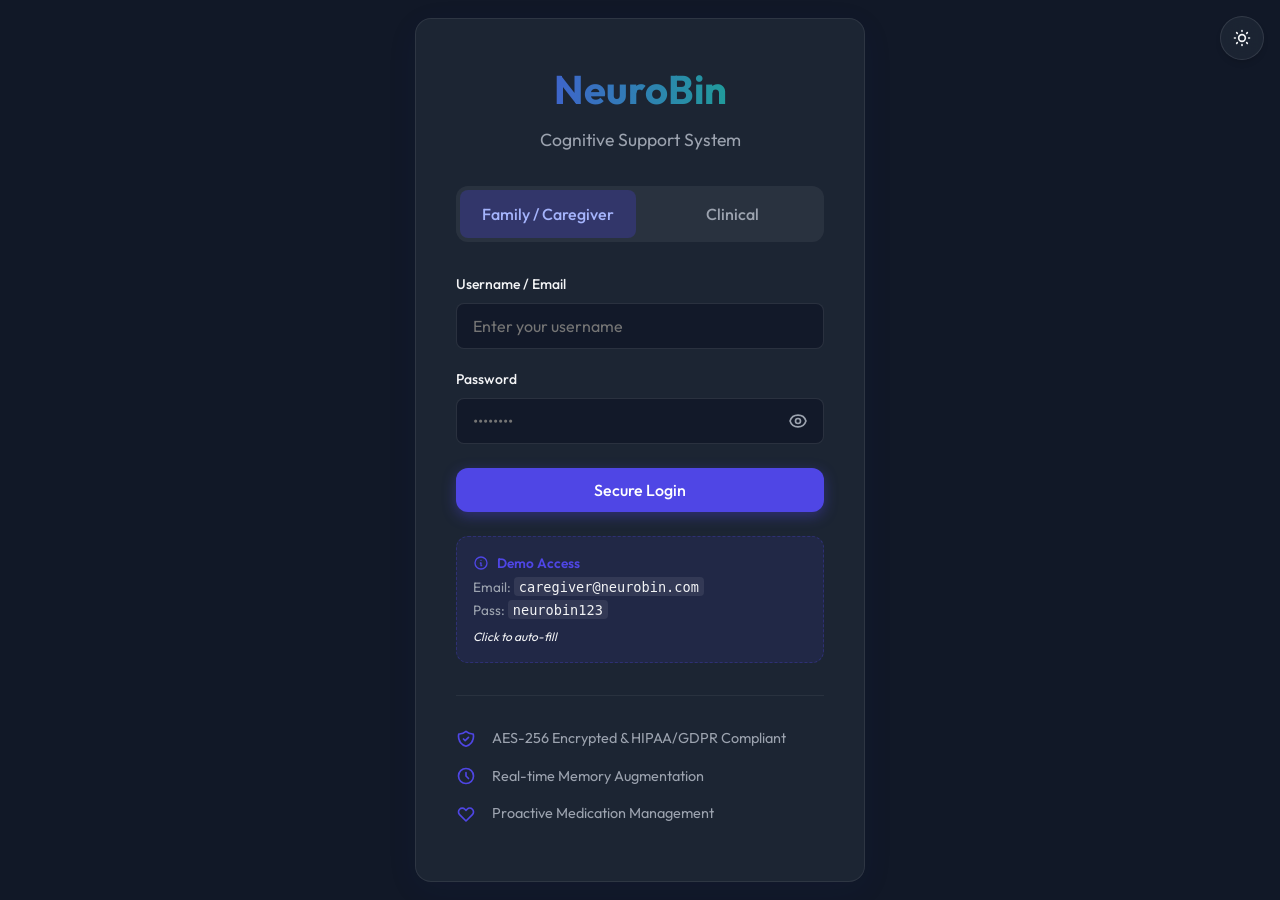
<file: Frontend/index.html>
<!DOCTYPE html>
<html lang="en">
<head>
    <meta charset="UTF-8">
    <meta name="viewport" content="width=device-width, initial-scale=1.0">
    <title>NeuroBin | Connect & Protect</title>
    <meta name="description" content="AI-Assisted Real-Time Multimodal Cognitive Support System for Dementia Patients Aging in Place">
    <link rel="stylesheet" href="theme.css">
    <style>
        .login-wrapper {
            display: flex;
            align-items: center;
            justify-content: center;
            min-height: 100vh;
            padding: 1rem;
        }

        .login-card {
            max-width: 450px;
            width: 100%;
            padding: 2.5rem;
        }

        .brand-header {
            text-align: center;
            margin-bottom: 2rem;
        }

        .brand-header h1 {
            font-size: 2.5rem;
            margin-bottom: 0.5rem;
        }

        .brand-header p {
            font-size: 1.1rem;
        }

        .tabs {
            display: flex;
            gap: 0.5rem;
            margin-bottom: 2rem;
            background: rgba(255,255,255,0.4);
            padding: 0.25rem;
            border-radius: var(--radius-md);
        }

        .tab {
            flex: 1;
            text-align: center;
            padding: 0.75rem;
            border-radius: var(--radius-sm);
            cursor: pointer;
            font-weight: 500;
            color: var(--text-muted);
            transition: var(--transition);
        }

        .tab.active {
            background: white;
            color: var(--primary);
            box-shadow: var(--shadow-sm);
        }

        .feature-bullets {
            margin-top: 2rem;
            padding-top: 2rem;
            border-top: 1px solid rgba(0,0,0,0.05);
        }

        .feature-item {
            display: flex;
            align-items: center;
            gap: 1rem;
            margin-bottom: 1rem;
            color: var(--text-muted);
            font-size: 0.9rem;
        }

        .feature-item svg {
            color: var(--primary);
            width: 20px;
            height: 20px;
            flex-shrink: 0;
        }

        /* Password Toggle */
        .password-container {
            position: relative;
        }

        .password-toggle {
            position: absolute;
            right: 0.75rem;
            top: 50%;
            transform: translateY(-50%);
            background: none;
            border: none;
            color: var(--text-muted);
            cursor: pointer;
            padding: 0.25rem;
            display: flex;
            align-items: center;
            justify-content: center;
            transition: var(--transition);
        }

        .password-toggle:hover {
            color: var(--primary);
        }

        /* Demo Credentials */
        .demo-creds {
            margin-top: 1.5rem;
            padding: 1rem;
            background: rgba(79, 70, 229, 0.05);
            border: 1px dashed rgba(79, 70, 229, 0.2);
            border-radius: var(--radius-md);
            font-size: 0.85rem;
            cursor: pointer;
            transition: var(--transition);
        }

        .demo-creds:hover {
            background: rgba(79, 70, 229, 0.08);
            border-color: var(--primary);
        }

        .demo-creds-title {
            font-weight: 600;
            color: var(--primary);
            margin-bottom: 0.25rem;
            display: flex;
            align-items: center;
            gap: 0.5rem;
        }

        .demo-creds-body {
            color: var(--text-muted);
            display: flex;
            flex-direction: column;
            gap: 0.15rem;
        }

        .demo-creds code {
            background: rgba(0,0,0,0.05);
            padding: 0.1rem 0.3rem;
            border-radius: 4px;
            color: var(--text-main);
        }
    </style>
</head>
<body>

<!-- Theme Toggle Button -->
<button id="themeToggleBtn" style="position: absolute; top: 1rem; right: 1rem; background: var(--surface); border: 1px solid var(--surface-border); border-radius: 50%; width: 40px; height: 40px; display: flex; align-items: center; justify-content: center; cursor: pointer; color: var(--text-main); backdrop-filter: blur(8px); z-index: 1000; box-shadow: var(--shadow-sm);">
    <svg id="themeIcon" fill="none" viewBox="0 0 24 24" stroke="currentColor" style="width: 20px; height: 20px;">
        <!-- Icon set in JS -->
    </svg>
</button>

<div class="login-wrapper">
    <div class="glass-panel login-card fade-in">
        <div class="brand-header">
            <h1 class="logo">NeuroBin</h1>
            <p>Cognitive Support System</p>
        </div>

        <div class="tabs">
            <div class="tab active" data-role="family">Family / Caregiver</div>
            <div class="tab" data-role="doctor">Clinical</div>
            <!-- <div class="tab" data-role="patient">Patient Demo</div> temporarily disabled -->
        </div>

        <form id="loginForm">
            <div class="form-group">
                <label class="form-label" for="username">Username / Email</label>
                <input type="text" id="username" class="form-input" placeholder="Enter your username" required>
            </div>
            
            <div class="form-group mb-6">
                <label class="form-label" for="password">Password</label>
                <div class="password-container">
                    <input type="password" id="password" class="form-input" placeholder="••••••••" required>
                    <button type="button" class="password-toggle" id="passwordToggle" title="Toggle Password Visibility">
                        <svg id="eyeIcon" fill="none" viewBox="0 0 24 24" stroke="currentColor" style="width: 20px; height: 20px;">
                            <path stroke-linecap="round" stroke-linejoin="round" stroke-width="2" d="M15 12a3 3 0 11-6 0 3 3 0 016 0z" />
                            <path stroke-linecap="round" stroke-linejoin="round" stroke-width="2" d="M2.458 12C3.732 7.943 7.523 5 12 5c4.478 0 8.268 2.943 9.542 7-1.274 4.057-5.064 7-9.542 7-4.477 0-8.268-2.943-9.542-7z" />
                        </svg>
                    </button>
                </div>
            </div>

            <button type="submit" class="btn btn-primary btn-block" id="loginBtn">
                Secure Login
            </button>

            <!-- Demo Credentials Box -->
            <div class="demo-creds" id="demoCredsBox">
                <div class="demo-creds-title">
                    <svg fill="none" viewBox="0 0 24 24" stroke="currentColor" style="width: 16px; height: 16px;">
                        <path stroke-linecap="round" stroke-linejoin="round" stroke-width="2" d="M13 16h-1v-4h-1m1-4h.01M21 12a9 9 0 11-18 0 9 9 0 0118 0z" />
                    </svg>
                    Demo Access
                </div>
                <div class="demo-creds-body">
                    <div>Email: <code id="demoEmail">caregiver@neurobin.com</code></div>
                    <div>Pass: <code id="demoPass">neurobin123</code></div>
                </div>
                <div class="mt-2 text-muted" style="font-size: 0.75rem; font-style: italic;">
                    Click to auto-fill
                </div>
            </div>
        </form>

        <!-- Admin Portal temporarily disabled -->
        <!-- <div class="mt-8 pt-4 border-t text-center" style="border-color: rgba(0,0,0,0.05);">
            <a href="admin_login.html" class="text-muted" style="text-decoration: none; font-size: 0.85rem; display: inline-flex; align-items: center; gap: 0.5rem; transition: var(--transition);">
                <svg fill="none" viewBox="0 0 24 24" stroke="currentColor" style="width: 16px; height: 16px;">
                    <path stroke-linecap="round" stroke-linejoin="round" stroke-width="2" d="M12 15v2m-6 4h12a2 2 0 002-2v-6a2 2 0 00-2-2H6a2 2 0 00-2 2v6a2 2 0 00-2 2zm10-10V7a4 4 0 00-8 0v4h8z" />
                </svg>
                Administration Portal
            </a>
        </div> -->

        <div class="feature-bullets">
            <div class="feature-item">
                <svg fill="none" viewBox="0 0 24 24" stroke="currentColor">
                    <path stroke-linecap="round" stroke-linejoin="round" stroke-width="2" d="M9 12l2 2 4-4m5.618-4.016A11.955 11.955 0 0112 2.944a11.955 11.955 0 01-8.618 3.04A12.02 12.02 0 003 9c0 5.591 3.824 10.29 9 11.622 5.176-1.332 9-6.03 9-11.622 0-1.042-.133-2.052-.382-3.016z" />
                </svg>
                AES-256 Encrypted & HIPAA/GDPR Compliant
            </div>
            <div class="feature-item">
                <svg fill="none" viewBox="0 0 24 24" stroke="currentColor">
                    <path stroke-linecap="round" stroke-linejoin="round" stroke-width="2" d="M12 8v4l3 3m6-3a9 9 0 11-18 0 9 9 0 0118 0z" />
                </svg>
                Real-time Memory Augmentation
            </div>
            <div class="feature-item">
                <svg fill="none" viewBox="0 0 24 24" stroke="currentColor">
                    <path stroke-linecap="round" stroke-linejoin="round" stroke-width="2" d="M4.318 6.318a4.5 4.5 0 000 6.364L12 20.364l7.682-7.682a4.5 4.5 0 00-6.364-6.364L12 7.636l-1.318-1.318a4.5 4.5 0 00-6.364 0z" />
                </svg>
                Proactive Medication Management
            </div>
        </div>
    </div>
</div>

<script src="theme.js"></script>
<script src="api.js"></script>
<script src="login.js"></script>
</body>
</html>
</file>
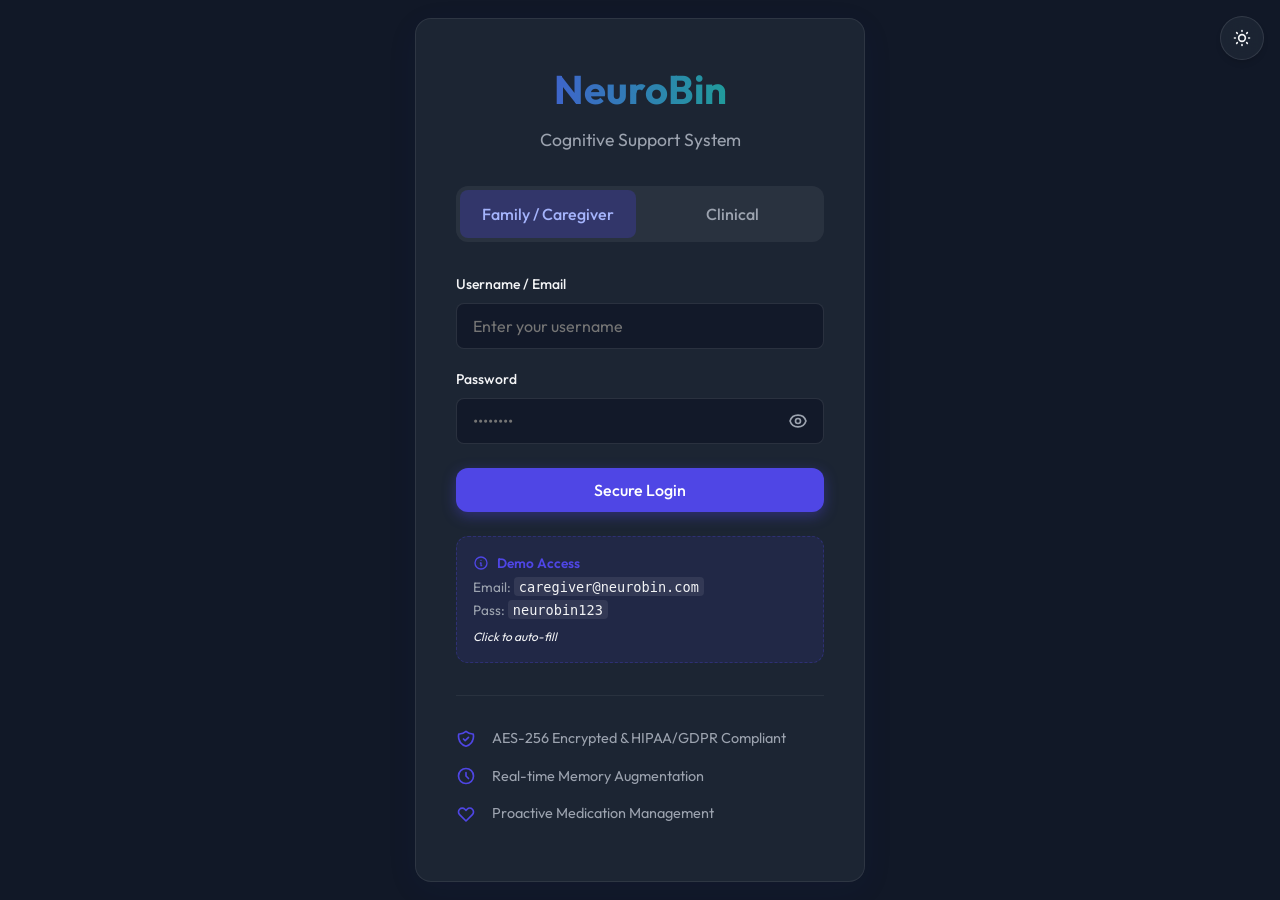
<file: Frontend/admin_dashboard.html>
<!DOCTYPE html>
<html lang="en">
<head>
    <meta charset="UTF-8">
    <meta name="viewport" content="width=device-width, initial-scale=1.0">
    <title>Admin Dashboard | NeuroBin</title>
    <link rel="stylesheet" href="theme.css">
    <style>
        .admin-sidebar {
            width: 280px;
            background: rgba(255, 255, 255, 0.9);
            backdrop-filter: blur(10px);
            border-right: 1px solid var(--surface-border);
            padding: 2rem 1rem;
            height: 100vh;
            position: sticky;
            top: 0;
        }
        .main-content {
            flex: 1;
            padding: 2.5rem;
        }
        .user-list-card {
            margin-top: 2rem;
        }
        .user-row {
            display: flex;
            align-items: center;
            justify-content: space-between;
            padding: 1rem;
            border-bottom: 1px solid rgba(0,0,0,0.05);
        }
        .user-info {
            display: flex;
            flex-direction: column;
        }
        .user-meta {
            font-size: 0.8rem;
            color: var(--text-muted);
        }
    </style>
</head>
<body style="display: flex;">

<aside class="admin-sidebar">
    <div class="logo mb-8">NeuroBin <span style="font-size: 0.8rem; opacity: 0.7;">Admin</span></div>
    <nav class="nav-menu">
        <a href="#" class="menu-item active" onclick="showSection('doctors')">Manage Doctors</a>
        <a href="#" class="menu-item" onclick="showSection('caretakers')">Manage Caretakers</a>
        <a href="#" class="menu-item" onclick="showSection('patients')">Manage Patients</a>
        <a href="#" class="menu-item logout-btn" onclick="logout()">Logout</a>
    </nav>
</aside>

<main class="main-content">
    <div class="header">
        <h1 id="sectionTitle">Manage Doctors</h1>
        <button class="btn btn-primary" onclick="openAddModal()">Add New User</button>
    </div>

    <div class="glass-card user-list-card" id="userList">
        <!-- Users will be populated here -->
        <p class="text-center p-8">Loading users...</p>
    </div>
</main>

<!-- Add User Modal -->
<div class="modal-overlay" id="addModal">
    <div class="glass-panel modal-content" style="padding: 2rem; width: 500px;">
        <div class="modal-header">
            <h2 id="modalTitle">Add Doctor</h2>
            <button class="modal-close" onclick="closeModal()">&times;</button>
        </div>
        <form id="addUserForm">
            <input type="hidden" id="targetRole" value="doctor">
            <div class="form-group">
                <label class="form-label">Full Name</label>
                <input type="text" id="name" class="form-input" required>
            </div>
            <div class="form-group">
                <label class="form-label">Email</label>
                <input type="email" id="email" class="form-input" required>
            </div>
            <div class="form-group">
                <label class="form-label">Username</label>
                <input type="text" id="username" class="form-input" required>
            </div>
            <div class="form-group">
                <label class="form-label">Password</label>
                <input type="password" id="password" class="form-input" required>
            </div>
            <div id="dynamicFields">
                <!-- Role specific fields -->
            </div>
            <button type="submit" class="btn btn-primary btn-block mt-4">Create User</button>
        </form>
    </div>
</div>

<script src="theme.js"></script>
<script src="api.js"></script>
<script>
    let currentRole = 'doctor';
    let users = [];

    async function loadUsers() {
        try {
            const allUsers = await ApiClient.request('/admin/users');
            users = allUsers.filter(u => u.role === currentRole);
            renderUsers();
        } catch (e) {
            ApiClient.notify(e.message, 'error');
        }
    }

    function renderUsers() {
        const list = document.getElementById('userList');
        if (users.length === 0) {
            list.innerHTML = `<div class="p-8 text-center text-muted">No ${currentRole}s found.</div>`;
            return;
        }
        list.innerHTML = users.map(u => `
            <div class="user-row">
                <div class="user-info">
                    <span style="font-weight:600;">${u.username}</span>
                    <span class="user-meta">${u.email}</span>
                </div>
                <button class="btn btn-danger" style="padding:0.4rem 0.8rem; font-size:0.8rem;" onclick="deleteUser(${u.id})">Delete</button>
            </div>
        `).join('');
    }

    async function deleteUser(id) {
        if (!confirm('Are you sure you want to delete this user? This cannot be undone.')) return;
        try {
            await ApiClient.request(`/admin/user/${id}`, { method: 'DELETE' });
            ApiClient.notify('User deleted successfully', 'success');
            loadUsers();
        } catch (e) {
            ApiClient.notify(e.message, 'error');
        }
    }

    function showSection(role) {
        currentRole = role;
        document.getElementById('sectionTitle').textContent = `Manage ${role.charAt(0).toUpperCase() + role.slice(1)}s`;
        document.querySelectorAll('.menu-item').forEach(m => m.classList.remove('active'));
        event.target.classList.add('active');
        loadUsers();
    }

    function openAddModal() {
        document.getElementById('addModal').classList.add('active');
        document.getElementById('modalTitle').textContent = `Add ${currentRole.charAt(0).toUpperCase() + currentRole.slice(1)}`;
        setupDynamicFields();
    }

    function closeModal() {
        document.getElementById('addModal').classList.remove('active');
    }

    function setupDynamicFields() {
        const container = document.getElementById('dynamicFields');
        if (currentRole === 'doctor') {
            container.innerHTML = `
                <div class="form-group"><label class="form-label">License Number</label><input type="text" id="license_number" class="form-input" required></div>
                <div class="form-group"><label class="form-label">Degree</label><input type="text" id="degree" class="form-input" required></div>
                <div class="form-group"><label class="form-label">Experience (Years)</label><input type="number" id="experience" class="form-input" required></div>
                <div class="form-group"><label class="form-label">Phone</label><input type="text" id="phone" class="form-input" required></div>
                <div class="form-group"><label class="form-label">Age</label><input type="number" id="age" class="form-input" required></div>
            `;
        } else if (currentRole === 'caretaker') {
            container.innerHTML = `
                <div class="form-group"><label class="form-label">License Number</label><input type="text" id="license_number" class="form-input" required></div>
                <div class="form-group"><label class="form-label">Grade</label><input type="text" id="grade" class="form-input" required></div>
                <div class="form-group"><label class="form-label">Salary</label><input type="number" id="salary" class="form-input" required></div>
                <div class="form-group"><label class="form-label">Experience (Years)</label><input type="number" id="experience" class="form-input" required></div>
                <div class="form-group"><label class="form-label">Phone</label><input type="text" id="phone" class="form-input" required></div>
                <div class="form-group"><label class="form-label">Age</label><input type="number" id="age" class="form-input" required></div>
            `;
        } else {
            container.innerHTML = `
                <div class="form-group"><label class="form-label">Age</label><input type="number" id="age" class="form-input" required></div>
                <div class="form-group"><label class="form-label">Address</label><input type="text" id="address" class="form-input" required></div>
                <div class="form-group"><label class="form-label">Phone</label><input type="text" id="phone" class="form-input" required></div>
                <div class="form-group"><label class="form-label">Medical History</label><textarea id="medical_history" class="form-input"></textarea></div>
            `;
        }
    }

    document.getElementById('addUserForm').addEventListener('submit', async (e) => {
        e.preventDefault();
        const data = {};
        const inputs = e.target.querySelectorAll('input, textarea');
        inputs.forEach(i => { if (i.id) data[i.id] = i.value; });

        try {
            const endpoint = `/admin/register/${currentRole}`;
            await ApiClient.request(endpoint, {
                method: 'POST',
                body: JSON.stringify(data)
            });
            ApiClient.notify('User created successfully!', 'success');
            closeModal();
            loadUsers();
        } catch (e) {
            ApiClient.notify(e.message, 'error');
        }
    });

    function logout() {
        ApiClient.setToken(null);
        window.location.href = 'index.html';
    }

    document.addEventListener('DOMContentLoaded', () => {
        loadUsers();
    });
</script>
</body>
</html>
</file>
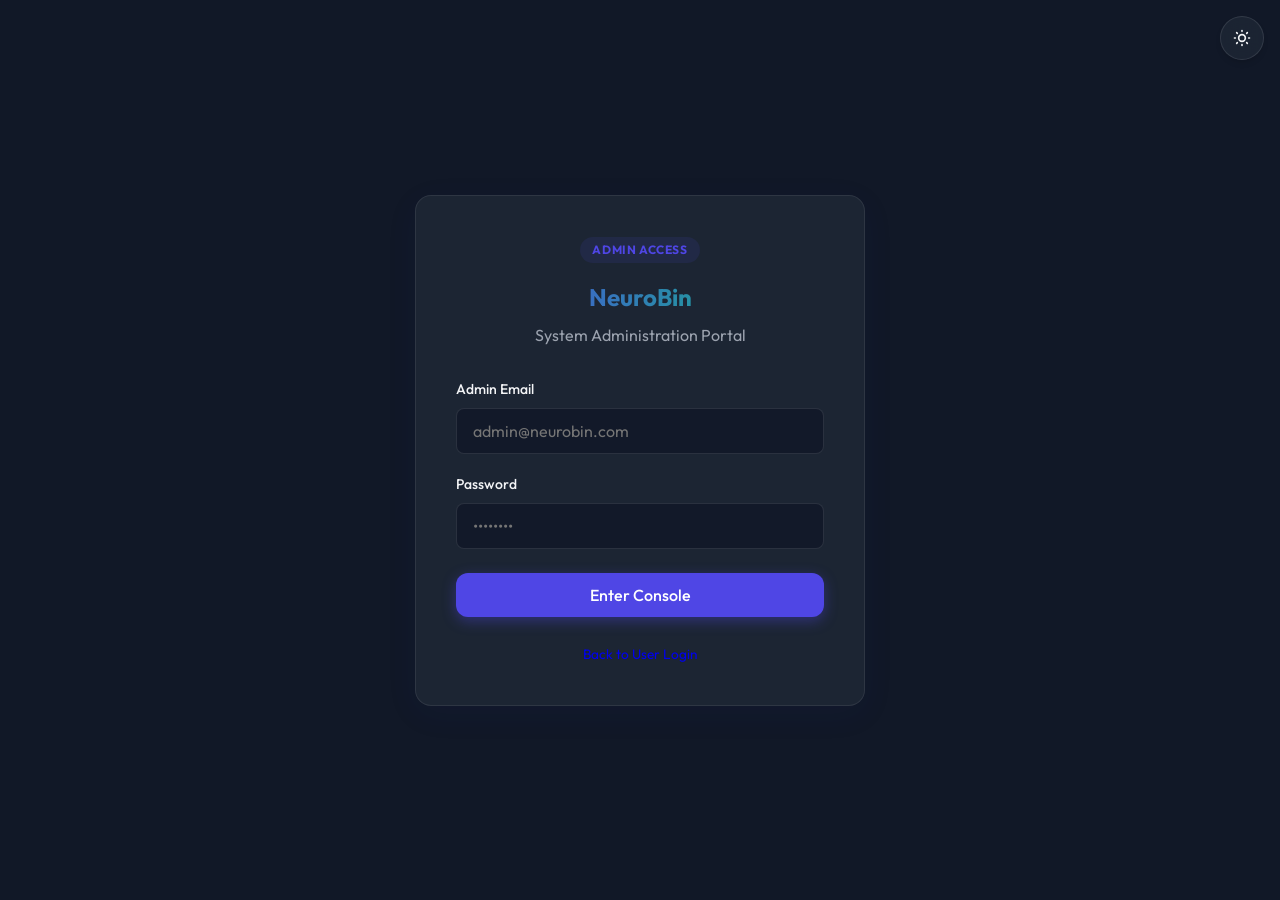
<file: Frontend/admin_login.html>
<!DOCTYPE html>
<html lang="en">
<head>
    <meta charset="UTF-8">
    <meta name="viewport" content="width=device-width, initial-scale=1.0">
    <title>Admin Login | NeuroBin</title>
    <link rel="stylesheet" href="theme.css">
    <style>
        .login-wrapper {
            display: flex;
            align-items: center;
            justify-content: center;
            min-height: 100vh;
            padding: 1rem;
        }
        .login-card {
            max-width: 450px;
            width: 100%;
            padding: 2.5rem;
        }
        .admin-badge {
            background: rgba(79, 70, 229, 0.1);
            color: var(--primary);
            padding: 0.25rem 0.75rem;
            border-radius: 99px;
            font-size: 0.75rem;
            font-weight: 700;
            text-transform: uppercase;
            letter-spacing: 0.05em;
            display: inline-block;
            margin-bottom: 1rem;
        }
    </style>
</head>
<body>

<!-- Theme Toggle Button -->
<button id="themeToggleBtn" style="position: absolute; top: 1rem; right: 1rem; background: var(--surface); border: 1px solid var(--surface-border); border-radius: 50%; width: 40px; height: 40px; display: flex; align-items: center; justify-content: center; cursor: pointer; color: var(--text-main); backdrop-filter: blur(8px); z-index: 1000; box-shadow: var(--shadow-sm);">
    <svg id="themeIcon" fill="none" viewBox="0 0 24 24" stroke="currentColor" style="width: 20px; height: 20px;">
    </svg>
</button>

<div class="login-wrapper">
    <div class="glass-panel login-card fade-in">
        <div class="text-center">
            <span class="admin-badge">Admin Access</span>
            <h1 class="logo">NeuroBin</h1>
            <p>System Administration Portal</p>
        </div>

        <form id="loginForm" class="mt-8">
            <div class="form-group">
                <label class="form-label" for="username">Admin Email</label>
                <input type="text" id="username" class="form-input" placeholder="admin@neurobin.com" required>
            </div>
            
            <div class="form-group mb-6">
                <label class="form-label" for="password">Password</label>
                <input type="password" id="password" class="form-input" placeholder="••••••••" required>
            </div>

            <button type="submit" class="btn btn-primary btn-block" id="loginBtn">
                Enter Console
            </button>
        </form>

        <div class="mt-6 text-center">
            <a href="index.html" class="text-muted" style="text-decoration: none; font-size: 0.85rem;">
                Back to User Login
            </a>
        </div>
    </div>
</div>

<script src="theme.js"></script>
<script src="api.js"></script>
<script>
    document.addEventListener('DOMContentLoaded', async () => {
        const form = document.getElementById('loginForm');
        const btn = document.getElementById('loginBtn');

        // Check for existing session
        const token = ApiClient.getToken();
        if (token) {
            try {
                const profile = await ApiClient.getProfile();
                if (profile && profile.role === 'admin') {
                    window.location.href = 'admin_dashboard.html';
                    return;
                }
            } catch (e) {
                ApiClient.setToken(null);
            }
        }

        form.addEventListener('submit', async (e) => {
            e.preventDefault();
            const username = document.getElementById('username').value;
            const password = document.getElementById('password').value;

            try {
                btn.disabled = true;
                btn.textContent = 'Verifying...';
                
                await ApiClient.login(username, password);
                
                // Get profile to verify it's an admin
                const profile = await ApiClient.getProfile();
                if (profile.role !== 'admin') {
                    ApiClient.setToken(null); // Clear non-admin token
                    throw new Error('Access denied. Admin portal requires administrator credentials.');
                }

                ApiClient.notify('Admin portal access granted', 'success');
                setTimeout(() => {
                    window.location.href = 'admin_dashboard.html';
                }, 800);

            } catch (error) {
                ApiClient.notify(error.message, 'error');
                btn.disabled = false;
                btn.textContent = 'Enter Console';
            }
        });
    });
</script>
</body>
</html>
</file>
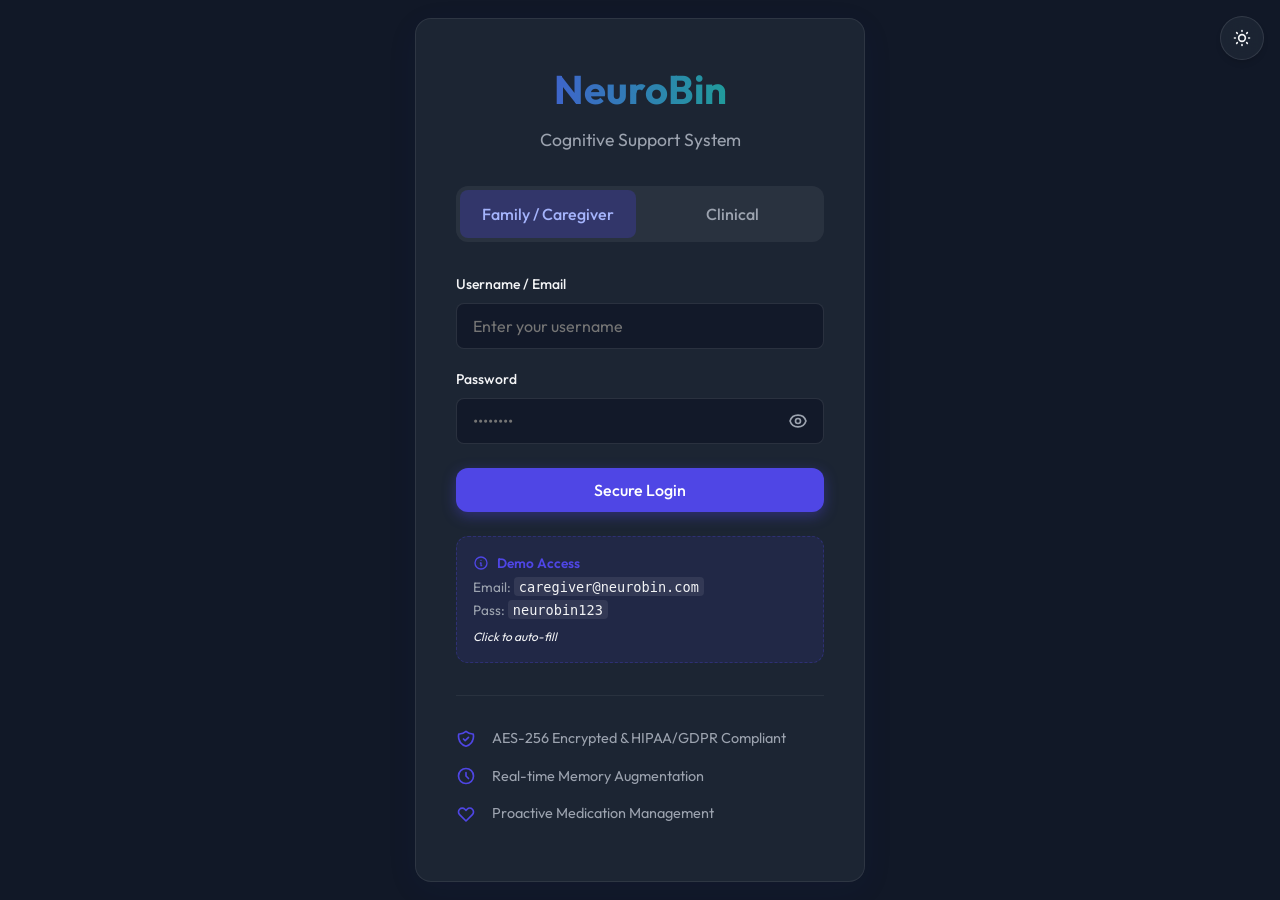
<file: Frontend/dashboard.html>
<!DOCTYPE html>
<html lang="en">
<head>
    <meta charset="UTF-8">
    <meta name="viewport" content="width=device-width, initial-scale=1.0">
    <title>Dashboard | NeuroBin</title>
    <link rel="stylesheet" href="theme.css">
    <style>
        .layout {
            display: flex;
            min-height: 100vh;
        }

        .sidebar {
            width: 280px;
            background: rgba(255, 255, 255, 0.85);
            backdrop-filter: blur(10px);
            border-right: 1px solid var(--surface-border);
            padding: 2rem 1rem;
            display: flex;
            flex-direction: column;
            position: sticky;
            top: 0;
            height: 100vh;
        }

        .sidebar-logo {
            font-size: 1.75rem;
            margin-bottom: 2.5rem;
            text-align: center;
        }

        .nav-menu {
            display: flex;
            flex-direction: column;
            gap: 0.5rem;
            flex: 1;
        }

        .menu-item {
            display: flex;
            align-items: center;
            gap: 1rem;
            padding: 1rem;
            border-radius: var(--radius-md);
            color: var(--text-muted);
            text-decoration: none;
            font-weight: 500;
            transition: var(--transition);
        }

        .menu-item:hover, .menu-item.active {
            background: rgba(79, 70, 229, 0.1);
            color: var(--primary);
        }

        .menu-item svg {
            width: 24px;
            height: 24px;
        }

        .logout-btn {
            margin-top: auto;
            color: var(--danger);
        }

        .logout-btn:hover {
            background: rgba(239, 68, 68, 0.1);
        }

        .main-content {
            flex: 1;
            padding: 2.5rem;
            overflow-y: auto;
        }

        .header {
            display: flex;
            justify-content: space-between;
            align-items: center;
            margin-bottom: 3rem;
        }

        .user-profile {
            display: flex;
            align-items: center;
            gap: 1rem;
        }

        .avatar {
            width: 45px;
            height: 45px;
            border-radius: 50%;
            background: linear-gradient(135deg, var(--primary), var(--secondary));
            color: white;
            display: flex;
            align-items: center;
            justify-content: center;
            font-weight: bold;
            font-size: 1.2rem;
        }

        .stats-grid {
            display: grid;
            grid-template-columns: repeat(auto-fit, minmax(240px, 1fr));
            gap: 1.5rem;
            margin-bottom: 3rem;
        }

        .stat-card {
            display: flex;
            align-items: flex-start;
            gap: 1rem;
        }

        .stat-icon {
            width: 48px;
            height: 48px;
            border-radius: var(--radius-md);
            display: flex;
            align-items: center;
            justify-content: center;
            color: white;
        }

        .stat-icon.blue { background: var(--primary); }
        .stat-icon.green { background: var(--success); }
        .stat-icon.orange { background: var(--warning); }
        .stat-icon.red { background: var(--danger); }

        .stat-info h3 {
            font-size: 0.9rem;
            color: var(--text-muted);
            margin: 0;
            font-weight: 500;
        }

        .stat-info .value {
            font-size: 1.8rem;
            font-weight: 700;
            color: var(--text-main);
            margin-top: 0.25rem;
        }

        table {
            width: 100%;
            border-collapse: collapse;
            margin-top: 1rem;
        }

        th, td {
            padding: 1rem;
            text-align: left;
            border-bottom: 1px solid rgba(0,0,0,0.05);
        }

        th {
            font-weight: 600;
            color: var(--text-muted);
            font-size: 0.85rem;
            text-transform: uppercase;
            letter-spacing: 0.05em;
        }
    </style>
</head>
<body>

<!-- Theme Toggle Button -->
<button id="themeToggleBtn" style="position: absolute; top: 1rem; right: 1rem; background: var(--surface); border: 1px solid var(--surface-border); border-radius: 50%; width: 40px; height: 40px; display: flex; align-items: center; justify-content: center; cursor: pointer; color: var(--text-main); backdrop-filter: blur(8px); z-index: 1000; box-shadow: var(--shadow-sm);">
    <svg id="themeIcon" fill="none" viewBox="0 0 24 24" stroke="currentColor" style="width: 20px; height: 20px;">
        <!-- Icon set in JS -->
    </svg>
</button>

<div class="layout">
    <aside class="sidebar">
        <div class="sidebar-logo">
            <span class="logo">NeuroBin</span>
        </div>
        <nav class="nav-menu">
            <h4 style="font-size: 0.75rem; text-transform: uppercase; color: var(--text-muted); margin: 1rem 0 0.5rem 0.5rem; letter-spacing: 0.05em;">Main</h4>
            <a href="dashboard.html" class="menu-item active">
                <svg fill="none" viewBox="0 0 24 24" stroke="currentColor"><path stroke-linecap="round" stroke-linejoin="round" stroke-width="2" d="M3 12l2-2m0 0l7-7 7 7M5 10v10a1 1 0 001 1h3m10-11l2 2m-2-2v10a1 1 0 01-1 1h-3m-6 0a1 1 0 001-1v-4a1 1 0 011-1h2a1 1 0 011 1v4a1 1 0 001 1m-6 0h6"/></svg>
                Dashboard
            </a>
            <a href="patients.html" class="menu-item">
                <svg fill="none" viewBox="0 0 24 24" stroke="currentColor"><path stroke-linecap="round" stroke-linejoin="round" stroke-width="2" d="M17 20h5v-2a3 3 0 00-5.356-1.857M17 20H7m10 0v-2c0-.656-.126-1.283-.356-1.857M7 20H2v-2a3 3 0 015.356-1.857M7 20v-2c0-.656.126-1.283.356-1.857m0 0a5.002 5.002 0 019.288 0M15 7a3 3 0 11-6 0 3 3 0 016 0zm6 3a2 2 0 11-4 0 2 2 0 014 0zM7 10a2 2 0 11-4 0 2 2 0 014 0z"/></svg>
                Face Log / Patients
            </a>
            <a href="medications.html" class="menu-item">
                <svg fill="none" viewBox="0 0 24 24" stroke="currentColor"><path stroke-linecap="round" stroke-linejoin="round" stroke-width="2" d="M19.428 15.428a2 2 0 00-1.022-.547l-2.387-.477a6 6 0 00-3.86.517l-.318.158a6 6 0 01-3.86.517L6.05 15.21a2 2 0 00-1.806.547M8 4h8l-1 1v5.172a2 2 0 00.586 1.414l5 5c1.26 1.26.367 3.414-1.415 3.414H4.828c-1.782 0-2.674-2.154-1.414-3.414l5-5A2 2 0 009 10.172V5L8 4z"/></svg>
                Medications
            </a>
            <a href="emotions.html" class="menu-item">
                <svg fill="none" viewBox="0 0 24 24" stroke="currentColor"><path stroke-linecap="round" stroke-linejoin="round" stroke-width="2" d="M14.828 14.828a4 4 0 01-5.656 0M9 10h.01M15 10h.01M21 12a9 9 0 11-18 0 9 9 0 0118 0z"/></svg>
                Emotions
            </a>
            <a href="locations.html" class="menu-item">
                <svg fill="none" viewBox="0 0 24 24" stroke="currentColor"><path stroke-linecap="round" stroke-linejoin="round" stroke-width="2" d="M17.657 16.657L13.414 20.9a1.998 1.998 0 01-2.827 0l-4.244-4.243a8 8 0 1111.314 0z"/><path stroke-linecap="round" stroke-linejoin="round" stroke-width="2" d="M15 11a3 3 0 11-6 0 3 3 0 016 0z"/></svg>
                Location
            </a>
            <a href="meetings.html" class="menu-item">
                <svg fill="none" viewBox="0 0 24 24" stroke="currentColor"><path stroke-linecap="round" stroke-linejoin="round" stroke-width="2" d="M8 7V3m8 4V3m-9 8h10M5 21h14a2 2 0 002-2V7a2 2 0 00-2-2H5a2 2 0 00-2 2v12a2 2 0 002 2z"/></svg>
                Settings (Meetings)
            </a>

            <h4 style="font-size: 0.75rem; text-transform: uppercase; color: var(--text-muted); margin: 1.5rem 0 0.5rem 0.5rem; letter-spacing: 0.05em;">Modules</h4>
            <a href="memory.html" class="menu-item">
                <svg fill="none" viewBox="0 0 24 24" stroke="currentColor"><path stroke-linecap="round" stroke-linejoin="round" stroke-width="2" d="M12 6.253v13m0-13C10.832 5.477 9.246 5 7.5 5S4.168 5.477 3 6.253v13C4.168 18.477 5.754 18 7.5 18s3.332.477 4.5 1.253m0-13C13.168 5.477 14.754 5 16.5 5c1.747 0 3.332.477 4.5 1.253v13C19.832 18.477 18.247 18 16.5 18c-1.746 0-3.332.477-4.5 1.253"/></svg>
                Memory Journal
            </a>
            <a href="#" class="menu-item">
                <svg fill="none" viewBox="0 0 24 24" stroke="currentColor"><path stroke-linecap="round" stroke-linejoin="round" stroke-width="2" d="M19 11a7 7 0 01-7 7m0 0a7 7 0 01-7-7m7 7v4m0 0H8m4 0h4m-4-8a3 3 0 01-3-3V5a3 3 0 116 0v6a3 3 0 01-3 3z"/></svg>
                Voice Assistant
            </a>
            <a href="#" class="menu-item">
                <svg fill="none" viewBox="0 0 24 24" stroke="currentColor"><path stroke-linecap="round" stroke-linejoin="round" stroke-width="2" d="M14.752 11.168l-3.197-2.132A1 1 0 0010 9.87v4.263a1 1 0 001.555.832l3.197-2.132a1 1 0 000-1.664z"/><path stroke-linecap="round" stroke-linejoin="round" stroke-width="2" d="M21 12a9 9 0 11-18 0 9 9 0 0118 0z"/></svg>
                Cognitive Games
            </a>
            <a href="#" class="menu-item">
                <svg fill="none" viewBox="0 0 24 24" stroke="currentColor"><path stroke-linecap="round" stroke-linejoin="round" stroke-width="2" d="M9 17v-2m3 2v-4m3 4v-6m2 10H7a2 2 0 01-2-2V5a2 2 0 012-2h5.586a1 1 0 01.707.293l5.414 5.414a1 1 0 01.293.707V19a2 2 0 01-2 2z"/></svg>
                Medical Reports
            </a>
            <a href="#" class="menu-item">
                <svg fill="none" viewBox="0 0 24 24" stroke="currentColor"><path stroke-linecap="round" stroke-linejoin="round" stroke-width="2" d="M12 15v2m-6 4h12a2 2 0 002-2v-6a2 2 0 00-2-2H6a2 2 0 00-2 2v6a2 2 0 00-2 2zm10-10V7a4 4 0 00-8 0v4h8z"/></svg>
                Digital Legacy
            </a>
            <a href="emergency.html" class="menu-item">
                <svg fill="none" viewBox="0 0 24 24" stroke="currentColor" style="color:var(--danger);"><path stroke-linecap="round" stroke-linejoin="round" stroke-width="2" d="M18.364 5.636l-3.536 3.536m0 5.656l3.536 3.536M9.172 9.172L5.636 5.636m3.536 9.192l-3.536 3.536M21 12a9 9 0 11-18 0 9 9 0 0118 0zm-5 0a4 4 0 11-8 0 4 4 0 018 0z"/></svg>
                Emergency SOS
            </a>

            <button class="menu-item logout-btn" onclick="ApiClient.logout()" style="background:none; border:none; text-align:left; font-family:inherit; font-size:inherit; width: 100%; cursor: pointer;">
                <svg fill="none" viewBox="0 0 24 24" stroke="currentColor"><path stroke-linecap="round" stroke-linejoin="round" stroke-width="2" d="M17 16l4-4m0 0l-4-4m4 4H7m6 4v1a3 3 0 01-3 3H6a3 3 0 01-3-3V7a3 3 0 013-3h4a3 3 0 013 3v1"/></svg>
                Logout
            </button>
        </nav>
    </aside>

    <main class="main-content">
        <div class="header fade-in">
            <div>
                <h1>Prototype Dashboard</h1>
                <p id="currDate" class="text-muted">Caregiver Interface</p>
            </div>
            <div class="user-profile">
                <div class="avatar" id="userInitial">U</div>
                <div>
                    <div style="font-weight: 600;" id="userName">User</div>
                    <div style="font-size: 0.85rem; color: var(--text-muted);" id="userRole">Caregiver</div>
                </div>
            </div>
        </div>

        <div class="stats-grid fade-in" style="animation-delay: 0.1s; grid-template-columns: repeat(4, 1fr);">
            <div class="glass-card stat-card" style="border-left: 4px solid var(--success);">
                <div class="stat-info">
                    <h3>Status</h3>
                    <div class="value" id="systemStatus" style="color:var(--success);">SAFE</div>
                    <div style="font-size: 0.8rem; color:var(--text-muted); margin-top:0.25rem;">Active Monitoring</div>
                </div>
            </div>
            <div class="glass-card stat-card" style="border-left: 4px solid var(--success);">
                <div class="stat-info">
                    <h3>Medication</h3>
                    <div class="value" id="medAdherence">98%</div>
                    <div style="font-size: 0.8rem; color:var(--text-muted); margin-top:0.25rem;">Adherence Rate</div>
                </div>
            </div>
            <div class="glass-card stat-card" style="border-left: 4px solid var(--warning);">
                <div class="stat-info">
                    <h3>Today's Mood</h3>
                    <div class="value" id="todayMood">Calm</div>
                    <div style="font-size: 0.8rem; color:var(--text-muted); margin-top:0.25rem;">Stable for 4 hrs</div>
                </div>
            </div>
            <div class="glass-card stat-card" style="border-left: 4px solid var(--primary);">
                <div class="stat-info">
                    <h3>Last Known GPS</h3>
                    <div class="value" id="lastGps">Home</div>
                    <div style="font-size: 0.8rem; color:var(--text-muted); margin-top:0.25rem;">Updated 2 min ago</div>
                </div>
            </div>
        </div>

        <div class="grid" style="grid-template-columns: repeat(3, 1fr); margin-bottom: 2rem;">
            
            <!-- Emotion Timeline -->
            <div class="glass-card fade-in" style="animation-delay: 0.2s;">
                <h2 style="font-size: 1.1rem; margin-bottom: 1.5rem;">Emotion Timeline — Today</h2>
                <div id="emotionTimeline" style="display: flex; flex-direction: column; gap: 1rem;">
                    <div><div class="flex justify-between mb-1"><span class="text-muted" style="font-size: 0.9rem;">Calm</span><span style="font-weight: 500;">75%</span></div><div style="background: rgba(0,0,0,0.05); height: 6px; border-radius: 99px;"><div style="width: 75%; background: var(--success); height: 100%; border-radius: 99px;"></div></div></div>
                    <div><div class="flex justify-between mb-1"><span class="text-muted" style="font-size: 0.9rem;">Joy</span><span style="font-weight: 500;">55%</span></div><div style="background: rgba(0,0,0,0.05); height: 6px; border-radius: 99px;"><div style="width: 55%; background: #0D9488; height: 100%; border-radius: 99px;"></div></div></div>
                    <div><div class="flex justify-between mb-1"><span class="text-muted" style="font-size: 0.9rem;">Confused</span><span style="font-weight: 500;">30%</span></div><div style="background: rgba(0,0,0,0.05); height: 6px; border-radius: 99px;"><div style="width: 30%; background: var(--warning); height: 100%; border-radius: 99px;"></div></div></div>
                    <div><div class="flex justify-between mb-1"><span class="text-muted" style="font-size: 0.9rem;">Sadness</span><span style="font-weight: 500;">15%</span></div><div style="background: rgba(0,0,0,0.05); height: 6px; border-radius: 99px;"><div style="width: 15%; background: var(--primary); height: 100%; border-radius: 99px;"></div></div></div>
                </div>
            </div>

            <!-- Focus / Face Events -->
            <div class="glass-card fade-in" style="animation-delay: 0.3s; grid-column: span 2;">
                <div class="flex justify-between align-center mb-4">
                    <h2 style="font-size: 1.1rem; margin-bottom: 0;">Recent Face Recognition Events</h2>
                    <a href="patients.html" class="text-muted" style="font-size: 0.85rem; text-decoration: none;">View Log</a>
                </div>
                <div style="overflow-x:auto;">
                    <table>
                        <thead><tr><th>Time</th><th>Name</th><th>Match Prob.</th><th>Status</th></tr></thead>
                        <tbody id="faceEventsList">
                            <tr><td>10:32 AM</td><td><div style="font-weight: 500;">Priya (Daughter)</div></td><td>97%</td><td><span class="badge badge-success">Recognized</span></td></tr>
                            <tr><td>09:15 AM</td><td><div style="font-weight: 500;">Dr. Mehta</div></td><td>94%</td><td><span class="badge badge-success">Recognized</span></td></tr>
                            <tr><td>08:44 AM</td><td><div style="font-weight: 500; color: var(--danger);">Unknown Person</div></td><td>-</td><td><span class="badge badge-danger">Unknown</span></td></tr>
                        </tbody>
                    </table>
                </div>
            </div>

            <!-- Medication Tracker -->
            <div class="glass-card fade-in" style="animation-delay: 0.4s;">
                <h2 style="font-size: 1.1rem; margin-bottom: 1.5rem;">Medication Tracker</h2>
                <div id="medTrackerList" style="display: flex; flex-direction: column; gap: 0.75rem;">
                    <div class="flex justify-between align-center p-2" style="background: rgba(16,185,129,0.05); border-radius: var(--radius-sm); border: 1px solid rgba(16,185,129,0.2); padding: 0.75rem;">
                        <div><div style="font-weight:500;">Donepezil 10mg</div><div style="font-size:0.8rem; color:var(--text-muted);">8:00 AM</div></div>
                        <span class="badge badge-success">Taken</span>
                    </div>
                    <div class="flex justify-between align-center p-2" style="background: rgba(16,185,129,0.05); border-radius: var(--radius-sm); border: 1px solid rgba(16,185,129,0.2); padding: 0.75rem;">
                        <div><div style="font-weight:500;">Memantine 5mg</div><div style="font-size:0.8rem; color:var(--text-muted);">1:00 PM</div></div>
                        <span class="badge badge-success">Taken</span>
                    </div>
                    <div class="flex justify-between align-center p-2" style="background: rgba(245,158,11,0.05); border-radius: var(--radius-sm); border: 1px solid rgba(245,158,11,0.2); padding: 0.75rem;">
                        <div><div style="font-weight:500;">Vitamin D3</div><div style="font-size:0.8rem; color:var(--text-muted);">8:00 PM</div></div>
                        <span class="badge badge-warning">Pending</span>
                    </div>
                </div>
            </div>

            <!-- Memory Triggers -->
            <div class="glass-card fade-in" style="animation-delay: 0.5s;">
                <div class="flex justify-between align-center mb-4">
                    <h2 style="font-size: 1.1rem; margin-bottom: 0;">Memory Triggers</h2>
                    <a href="memory.html" class="text-muted" style="font-size: 0.85rem; text-decoration: none;">Edit</a>
                </div>
                <ul id="memoryTriggersList" style="list-style: none; display: flex; flex-direction: column; gap: 0.75rem;">
                    <li style="padding: 0.75rem; background: rgba(0,0,0,0.02); border-radius: var(--radius-sm); border-left: 3px solid var(--primary); font-size: 0.9rem;">Priya loves blue sarees — Benaras trip 2018</li>
                    <li style="padding: 0.75rem; background: rgba(0,0,0,0.02); border-radius: var(--radius-sm); border-left: 3px solid var(--primary); font-size: 0.9rem;">Favourite song: Lata Mangeshkar — Lag Ja Gale</li>
                    <li style="padding: 0.75rem; background: rgba(0,0,0,0.02); border-radius: var(--radius-sm); border-left: 3px solid var(--primary); font-size: 0.9rem;">Dad's dog name was Brownie, a Labrador</li>
                </ul>
            </div>

            <!-- Active Alerts -->
            <div class="glass-card fade-in" style="animation-delay: 0.6s;">
                <h2 style="font-size: 1.1rem; margin-bottom: 1.5rem;">Active Alerts</h2>
                <div id="alertsList" style="display: flex; flex-direction: column; gap: 0.75rem;">
                    <div style="padding: 0.75rem; background: rgba(245,158,11,0.05); border-left: 3px solid var(--warning); border-radius: 0 var(--radius-sm) var(--radius-sm) 0;">
                        <div style="font-weight: 500; font-size: 0.95rem;">Evening medication reminder</div>
                        <div style="font-size: 0.85rem; color: var(--text-muted); margin-top: 0.2rem;">Due in 2 hours</div>
                    </div>
                    <div style="padding: 0.75rem; background: rgba(239,68,68,0.05); border-left: 3px solid var(--danger); border-radius: 0 var(--radius-sm) var(--radius-sm) 0;">
                        <div style="font-weight: 500; font-size: 0.95rem;">No movement detected</div>
                        <div style="font-size: 0.85rem; color: var(--text-muted); margin-top: 0.2rem;">Detected 18 min ago</div>
                    </div>
                </div>
            </div>

        </div>
    </main>
</div>

<script src="theme.js"></script>
<script src="api.js"></script>
<script src="dashboard.js"></script>
</body>
</html>
</file>
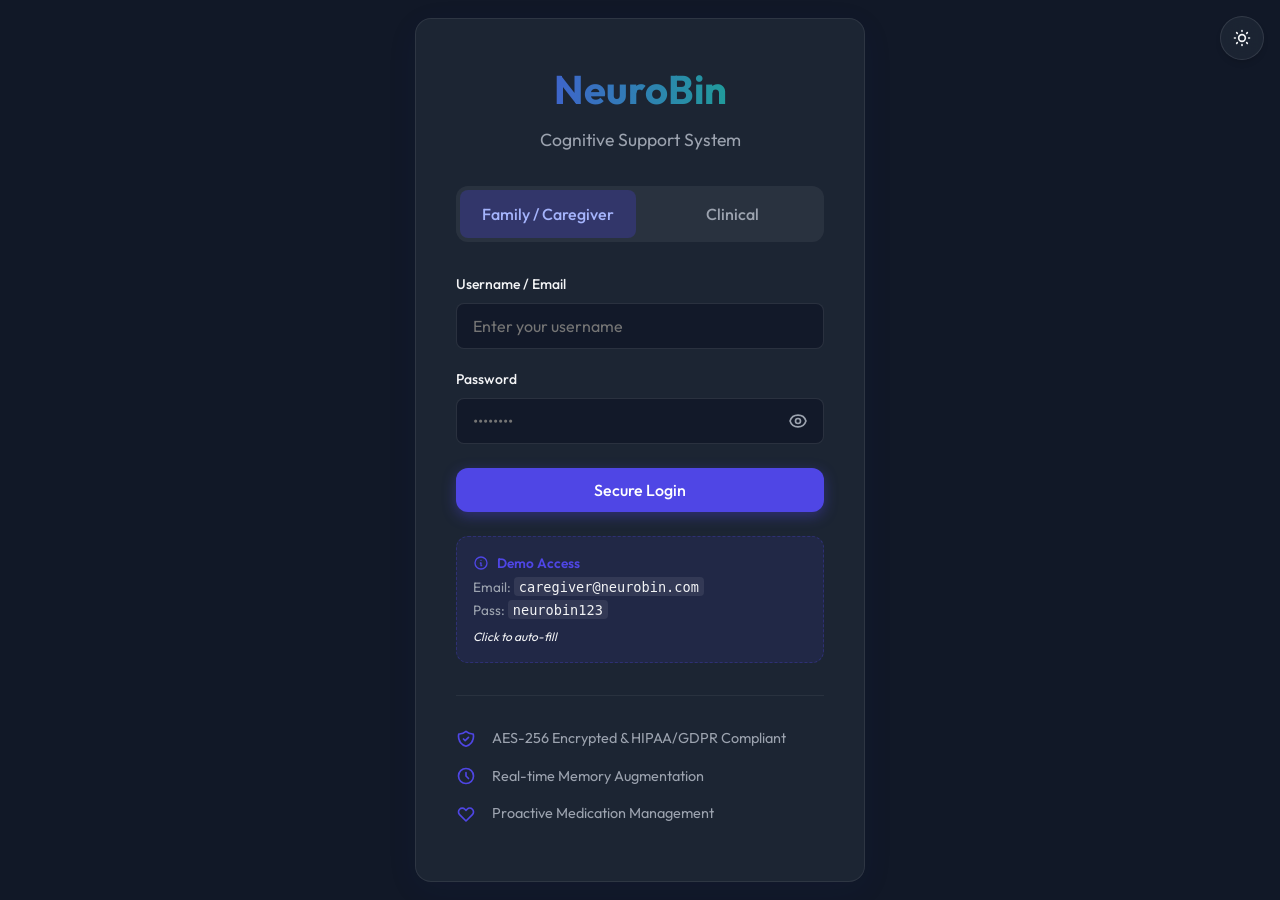
<file: Frontend/emergency.html>
<!DOCTYPE html>
<html lang="en">
<head>
    <meta charset="UTF-8">
    <meta name="viewport" content="width=device-width, initial-scale=1.0">
    <title>Emergency Call | NeuroBin</title>
    <link rel="stylesheet" href="theme.css">
    <style>
        .layout { display: flex; min-height: 100vh; }
        .sidebar { width: 280px; background: rgba(255, 255, 255, 0.85); backdrop-filter: blur(10px); border-right: 1px solid var(--surface-border); padding: 2rem 1rem; display: flex; flex-direction: column; position: sticky; top: 0; height: 100vh; }
        .sidebar-logo { font-size: 1.75rem; margin-bottom: 2.5rem; text-align: center; }
        .nav-menu { display: flex; flex-direction: column; gap: 0.5rem; flex: 1; }
        .menu-item { display: flex; align-items: center; gap: 1rem; padding: 1rem; border-radius: var(--radius-md); color: var(--text-muted); text-decoration: none; font-weight: 500; transition: var(--transition); }
        .menu-item:hover, .menu-item.active { background: rgba(79, 70, 229, 0.1); color: var(--primary); }
        .menu-item svg { width: 24px; height: 24px; }
        .logout-btn { margin-top: auto; color: var(--danger); }
        .main-content { flex: 1; padding: 2.5rem; overflow-y: auto; display: flex; flex-direction: column; }
        .header { display: flex; justify-content: space-between; align-items: center; margin-bottom: 2rem; }
        
        .vid-container { flex: 1; background: #000; border-radius: var(--radius-lg); position: relative; overflow: hidden; display: flex; align-items: center; justify-content: center; min-height: 400px; }
        .vid-controls { position: absolute; bottom: 2rem; left: 50%; transform: translateX(-50%); display: flex; gap: 1rem; background: rgba(0,0,0,0.5); padding: 1rem 2rem; border-radius: 99px; backdrop-filter: blur(8px); }
        .control-btn { width: 50px; height: 50px; border-radius: 50%; border: none; display: flex; align-items: center; justify-content: center; cursor: pointer; color: white; transition: 0.2s; }
        .control-btn.hangup { background: var(--danger); }
        .control-btn.hangup:hover { background: #DC2626; transform: scale(1.05); }
        .control-btn.action { background: rgba(255,255,255,0.2); }
        .control-btn.action:hover { background: rgba(255,255,255,0.3); transform: scale(1.05); }

        #remoteVideo { width: 100%; height: 100%; object-fit: cover; }
        #localVideo { position: absolute; bottom: 2rem; right: 2rem; width: 200px; height: 150px; object-fit: cover; border-radius: var(--radius-sm); border: 2px solid rgba(255,255,255,0.5); background: #333; }
        
        .overlay-msg { position: absolute; color: white; font-size: 1.5rem; text-align: center; font-weight: 500; text-shadow: 0 2px 4px rgba(0,0,0,0.5); }
    </style>
</head>
<body>

<!-- Theme Toggle Button -->
<button id="themeToggleBtn" style="position: absolute; top: 1rem; right: 1rem; background: var(--surface); border: 1px solid var(--surface-border); border-radius: 50%; width: 40px; height: 40px; display: flex; align-items: center; justify-content: center; cursor: pointer; color: var(--text-main); backdrop-filter: blur(8px); z-index: 1000; box-shadow: var(--shadow-sm);">
    <svg id="themeIcon" fill="none" viewBox="0 0 24 24" stroke="currentColor" style="width: 20px; height: 20px;">
    </svg>
</button>

<div class="layout">
    <!-- Sidebar -->
    <aside class="sidebar">
        <div class="sidebar-logo"><span class="logo">NeuroBin</span></div>
        <nav class="nav-menu">
            <a href="dashboard.html" class="menu-item">
                <svg fill="none" viewBox="0 0 24 24" stroke="currentColor"><path stroke-linecap="round" stroke-linejoin="round" stroke-width="2" d="M3 12l2-2m0 0l7-7 7 7M5 10v10a1 1 0 001 1h3m10-11l2 2m-2-2v10a1 1 0 01-1 1h-3m-6 0a1 1 0 001-1v-4a1 1 0 011-1h2a1 1 0 011 1v4a1 1 0 001 1m-6 0h6"/></svg> Dashboard
            </a>
            <a href="patients.html" class="menu-item">
                <svg fill="none" viewBox="0 0 24 24" stroke="currentColor"><path stroke-linecap="round" stroke-linejoin="round" stroke-width="2" d="M17 20h5v-2a3 3 0 00-5.356-1.857M17 20H7m10 0v-2c0-.656-.126-1.283-.356-1.857M7 20H2v-2a3 3 0 015.356-1.857M7 20v-2c0-.656.126-1.283.356-1.857m0 0a5.002 5.002 0 019.288 0M15 7a3 3 0 11-6 0 3 3 0 016 0zm6 3a2 2 0 11-4 0 2 2 0 014 0zM7 10a2 2 0 11-4 0 2 2 0 014 0z"/></svg> Patients
            </a>
            <a href="memory.html" class="menu-item" style="display:none;">
                <svg fill="none" viewBox="0 0 24 24" stroke="currentColor"><path stroke-linecap="round" stroke-linejoin="round" stroke-width="2" d="M12 6.253v13m0-13C10.832 5.477 9.246 5 7.5 5S4.168 5.477 3 6.253v13C4.168 18.477 5.754 18 7.5 18s3.332.477 4.5 1.253m0-13C13.168 5.477 14.754 5 16.5 5c1.747 0 3.332.477 4.5 1.253v13C19.832 18.477 18.247 18 16.5 18c-1.746 0-3.332.477-4.5 1.253"/></svg> Memory
            </a>
            <a href="medications.html" class="menu-item">
                <svg fill="none" viewBox="0 0 24 24" stroke="currentColor"><path stroke-linecap="round" stroke-linejoin="round" stroke-width="2" d="M19.428 15.428a2 2 0 00-1.022-.547l-2.387-.477a6 6 0 00-3.86.517l-.318.158a6 6 0 01-3.86.517L6.05 15.21a2 2 0 00-1.806.547M8 4h8l-1 1v5.172a2 2 0 00.586 1.414l5 5c1.26 1.26.367 3.414-1.415 3.414H4.828c-1.782 0-2.674-2.154-1.414-3.414l5-5A2 2 0 009 10.172V5L8 4z"/></svg> Medications
            </a>
            <a href="locations.html" class="menu-item">
                <svg fill="none" viewBox="0 0 24 24" stroke="currentColor"><path stroke-linecap="round" stroke-linejoin="round" stroke-width="2" d="M17.657 16.657L13.414 20.9a1.998 1.998 0 01-2.827 0l-4.244-4.243a8 8 0 1111.314 0z"/><path stroke-linecap="round" stroke-linejoin="round" stroke-width="2" d="M15 11a3 3 0 11-6 0 3 3 0 016 0z"/></svg> Locations
            </a>
            <a href="meetings.html" class="menu-item">
                <svg fill="none" viewBox="0 0 24 24" stroke="currentColor"><path stroke-linecap="round" stroke-linejoin="round" stroke-width="2" d="M8 7V3m8 4V3m-9 8h10M5 21h14a2 2 0 002-2V7a2 2 0 00-2-2H5a2 2 0 00-2 2v12a2 2 0 002 2z"/></svg> Meetings
            </a>
            <a href="emergency.html" class="menu-item active">
                <svg fill="none" viewBox="0 0 24 24" stroke="currentColor"><path stroke-linecap="round" stroke-linejoin="round" stroke-width="2" d="M18.364 5.636l-3.536 3.536m0 5.656l3.536 3.536M9.172 9.172L5.636 5.636m3.536 9.192l-3.536 3.536M21 12a9 9 0 11-18 0 9 9 0 0118 0zm-5 0a4 4 0 11-8 0 4 4 0 018 0z"/></svg> Emergency
            </a>
            <a href="#" class="menu-item logout-btn" id="logoutBtn">
                <svg fill="none" viewBox="0 0 24 24" stroke="currentColor"><path stroke-linecap="round" stroke-linejoin="round" stroke-width="2" d="M17 16l4-4m0 0l-4-4m4 4H7m6 4v1a3 3 0 01-3 3H6a3 3 0 01-3-3V7a3 3 0 013-3h4a3 3 0 013 3v1"/></svg>
                Logout
            </a>
        </nav>
    </aside>

    <main class="main-content">
        <div class="header fade-in">
            <h1>Emergency Access & Intercom</h1>
            <div class="flex gap-2 align-center">
                <select class="form-select" id="patientSelect" style="width:200px;">
                    <option value="">Select Patient</option>
                </select>
                <button class="btn btn-primary" id="startCallBtn">Commence Call</button>
            </div>
        </div>

        <div class="vid-container fade-in" style="animation-delay: 0.1s;">
            <div class="overlay-msg" id="statusOverlay">Click "Commence Call" to connect.</div>
            <video id="remoteVideo" autoplay playsinline></video>
            <video id="localVideo" autoplay playsinline muted></video>

            <div class="vid-controls" style="display:none;" id="callControls">
                <button class="control-btn action" id="muteBtn">
                    <svg style="width:24px;height:24px" fill="none" viewBox="0 0 24 24" stroke="currentColor"><path stroke-linecap="round" stroke-linejoin="round" stroke-width="2" d="M19 11a7 7 0 01-7 7m0 0a7 7 0 01-7-7m7 7v4m0 0H8m4 0h4m-4-8a3 3 0 01-3-3V5a3 3 0 116 0v6a3 3 0 01-3 3z"/></svg>
                </button>
                <button class="control-btn hangup" id="endCallBtn">
                    <svg style="width:24px;height:24px" fill="none" viewBox="0 0 24 24" stroke="currentColor"><path stroke-linecap="round" stroke-linejoin="round" stroke-width="2" d="M16 8l2.485 2.485a4.5 4.5 0 01-6.364 6.364l-1.414-1.414M4 4l16 16M4 4v.01M4 4H3M4 4h.01M4 4L2 2m2 2l-2 2"/></svg>
                </button>
            </div>
        </div>
    </main>
</div>

<script src="theme.js"></script>
<script src="api.js"></script>
<script src="emergency.js"></script>
</body>
</html>
</file>
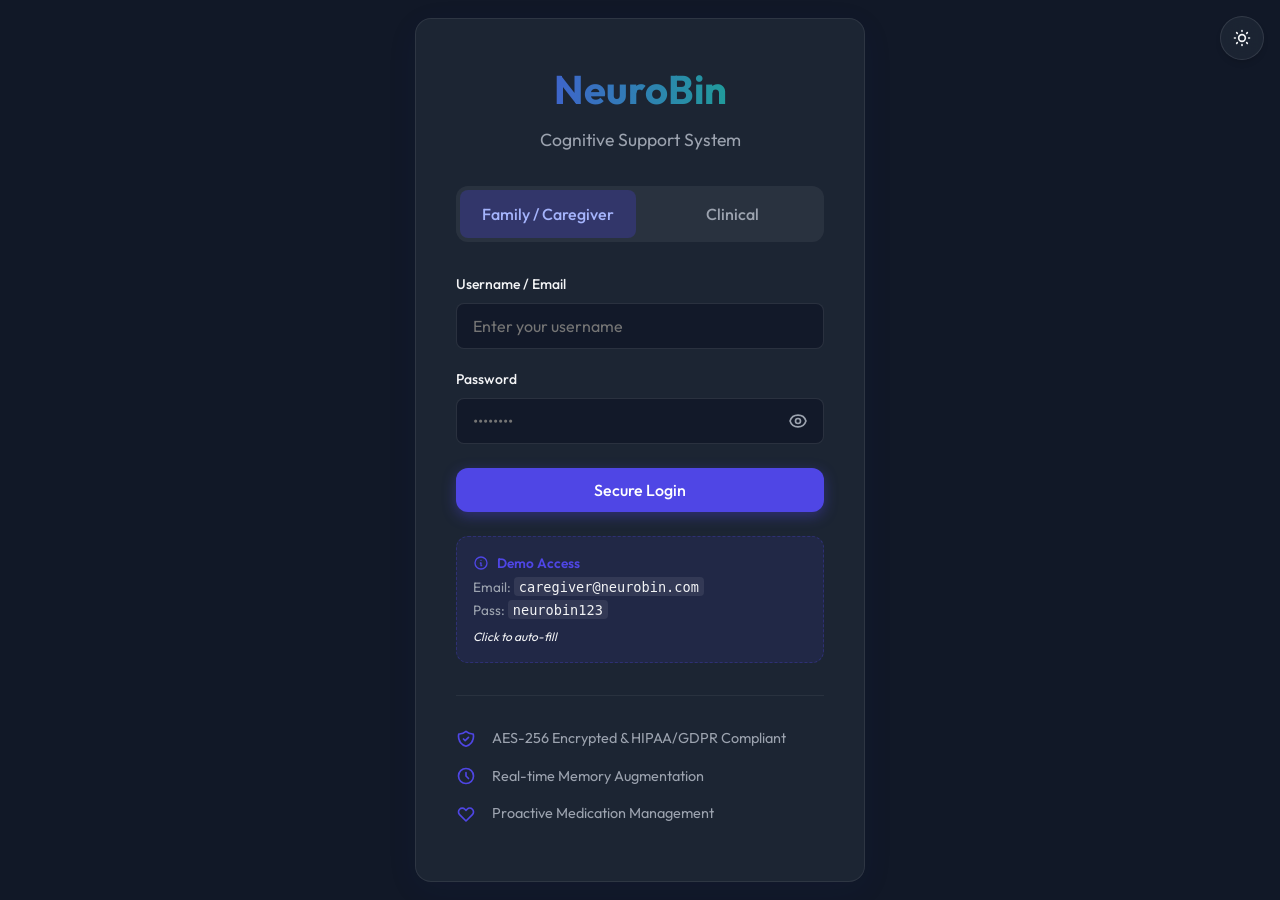
<file: Frontend/emotions.html>
<!DOCTYPE html>
<html lang="en">
<head>
    <meta charset="UTF-8">
    <meta name="viewport" content="width=device-width, initial-scale=1.0">
    <title>Patients | NeuroBin</title>
    <link rel="stylesheet" href="theme.css">
    <style>
        .layout { display: flex; min-height: 100vh; }
        .sidebar { width: 280px; background: rgba(255, 255, 255, 0.85); backdrop-filter: blur(10px); border-right: 1px solid var(--surface-border); padding: 2rem 1rem; display: flex; flex-direction: column; position: sticky; top: 0; height: 100vh; }
        .sidebar-logo { font-size: 1.75rem; margin-bottom: 2.5rem; text-align: center; }
        .nav-menu { display: flex; flex-direction: column; gap: 0.5rem; flex: 1; }
        .menu-item { display: flex; align-items: center; gap: 1rem; padding: 1rem; border-radius: var(--radius-md); color: var(--text-muted); text-decoration: none; font-weight: 500; transition: var(--transition); }
        .menu-item:hover, .menu-item.active { background: rgba(79, 70, 229, 0.1); color: var(--primary); }
        .menu-item svg { width: 24px; height: 24px; }
        .logout-btn { margin-top: auto; color: var(--danger); }
        .main-content { flex: 1; padding: 2.5rem; overflow-y: auto; }
        .header { display: flex; justify-content: space-between; align-items: center; margin-bottom: 2rem; }
        
        .patient-grid { display: grid; grid-template-columns: repeat(auto-fill, minmax(300px, 1fr)); gap: 1.5rem; }
        .patient-card { cursor: pointer; }
        .patient-card .avatar { width: 50px; height: 50px; border-radius: 50%; background: linear-gradient(135deg, var(--secondary), var(--primary)); display: flex; align-items: center; justify-content: center; color: white; font-weight: bold; font-size: 1.25rem; }
    </style>
</head>
<body>

<!-- Theme Toggle Button -->
<button id="themeToggleBtn" style="position: absolute; top: 1rem; right: 1rem; background: var(--surface); border: 1px solid var(--surface-border); border-radius: 50%; width: 40px; height: 40px; display: flex; align-items: center; justify-content: center; cursor: pointer; color: var(--text-main); backdrop-filter: blur(8px); z-index: 1000; box-shadow: var(--shadow-sm);">
    <svg id="themeIcon" fill="none" viewBox="0 0 24 24" stroke="currentColor" style="width: 20px; height: 20px;">
    </svg>
</button>

<div class="layout">
    <!-- Sidebar -->
    <aside class="sidebar">
        <div class="sidebar-logo"><span class="logo">NeuroBin</span></div>
        <nav class="nav-menu">
            <a href="dashboard.html" class="menu-item">
                <svg fill="none" viewBox="0 0 24 24" stroke="currentColor"><path stroke-linecap="round" stroke-linejoin="round" stroke-width="2" d="M3 12l2-2m0 0l7-7 7 7M5 10v10a1 1 0 001 1h3m10-11l2 2m-2-2v10a1 1 0 01-1 1h-3m-6 0a1 1 0 001-1v-4a1 1 0 011-1h2a1 1 0 011 1v4a1 1 0 001 1m-6 0h6"/></svg> Dashboard
            </a>
            <a href="patients.html" class="menu-item">
                <svg fill="none" viewBox="0 0 24 24" stroke="currentColor"><path stroke-linecap="round" stroke-linejoin="round" stroke-width="2" d="M17 20h5v-2a3 3 0 00-5.356-1.857M17 20H7m10 0v-2c0-.656-.126-1.283-.356-1.857M7 20H2v-2a3 3 0 015.356-1.857M7 20v-2c0-.656.126-1.283.356-1.857m0 0a5.002 5.002 0 019.288 0M15 7a3 3 0 11-6 0 3 3 0 016 0zm6 3a2 2 0 11-4 0 2 2 0 014 0zM7 10a2 2 0 11-4 0 2 2 0 014 0z"/></svg> Patients
            </a>
            <a href="memory.html" class="menu-item" style="display:none;">
                <svg fill="none" viewBox="0 0 24 24" stroke="currentColor"><path stroke-linecap="round" stroke-linejoin="round" stroke-width="2" d="M12 6.253v13m0-13C10.832 5.477 9.246 5 7.5 5S4.168 5.477 3 6.253v13C4.168 18.477 5.754 18 7.5 18s3.332.477 4.5 1.253m0-13C13.168 5.477 14.754 5 16.5 5c1.747 0 3.332.477 4.5 1.253v13C19.832 18.477 18.247 18 16.5 18c-1.746 0-3.332.477-4.5 1.253"/></svg> Memory
            </a>
            <a href="medications.html" class="menu-item">
                <svg fill="none" viewBox="0 0 24 24" stroke="currentColor"><path stroke-linecap="round" stroke-linejoin="round" stroke-width="2" d="M19.428 15.428a2 2 0 00-1.022-.547l-2.387-.477a6 6 0 00-3.86.517l-.318.158a6 6 0 01-3.86.517L6.05 15.21a2 2 0 00-1.806.547M8 4h8l-1 1v5.172a2 2 0 00.586 1.414l5 5c1.26 1.26.367 3.414-1.415 3.414H4.828c-1.782 0-2.674-2.154-1.414-3.414l5-5A2 2 0 009 10.172V5L8 4z"/></svg> Medications
            </a>
            <a href="emotions.html" class="menu-item active">
                <svg fill="none" viewBox="0 0 24 24" stroke="currentColor"><path stroke-linecap="round" stroke-linejoin="round" stroke-width="2" d="M14.828 14.828a4 4 0 01-5.656 0M9 10h.01M15 10h.01M21 12a9 9 0 11-18 0 9 9 0 0118 0z" /></svg> Emotions
            </a>
            <a href="locations.html" class="menu-item">
                <svg fill="none" viewBox="0 0 24 24" stroke="currentColor"><path stroke-linecap="round" stroke-linejoin="round" stroke-width="2" d="M17.657 16.657L13.414 20.9a1.998 1.998 0 01-2.827 0l-4.244-4.243a8 8 0 1111.314 0z"/><path stroke-linecap="round" stroke-linejoin="round" stroke-width="2" d="M15 11a3 3 0 11-6 0 3 3 0 016 0z"/></svg> Locations
            </a>
            <a href="meetings.html" class="menu-item">
                <svg fill="none" viewBox="0 0 24 24" stroke="currentColor"><path stroke-linecap="round" stroke-linejoin="round" stroke-width="2" d="M8 7V3m8 4V3m-9 8h10M5 21h14a2 2 0 002-2V7a2 2 0 00-2-2H5a2 2 0 00-2 2v12a2 2 0 002 2z"/></svg> Meetings
            </a>
            <a href="emergency.html" class="menu-item">
                <svg fill="none" viewBox="0 0 24 24" stroke="currentColor"><path stroke-linecap="round" stroke-linejoin="round" stroke-width="2" d="M18.364 5.636l-3.536 3.536m0 5.656l3.536 3.536M9.172 9.172L5.636 5.636m3.536 9.192l-3.536 3.536M21 12a9 9 0 11-18 0 9 9 0 0118 0zm-5 0a4 4 0 11-8 0 4 4 0 018 0z"/></svg> Emergency
            </a>
            <a href="#" class="menu-item logout-btn" id="logoutBtn">
                <svg fill="none" viewBox="0 0 24 24" stroke="currentColor"><path stroke-linecap="round" stroke-linejoin="round" stroke-width="2" d="M17 16l4-4m0 0l-4-4m4 4H7m6 4v1a3 3 0 01-3 3H6a3 3 0 01-3-3V7a3 3 0 013-3h4a3 3 0 013 3v1"/></svg>
                Logout
            </a>
        </nav>
    </aside>

    <main class="main-content">
        <div class="header fade-in">
            <div>
                <h1>Emotion Recognition</h1>
                <p class="text-muted">Real-time emotion tracking for memory care.</p>
            </div>
        </div>

        <div class="glass-card fade-in" style="max-width: 800px; margin: 0 auto; text-align: center; animation-delay: 0.1s;">
            <svg style="width:64px;height:64px;color:var(--primary);margin:0 auto 1rem;" fill="none" viewBox="0 0 24 24" stroke="currentColor"><path stroke-linecap="round" stroke-linejoin="round" stroke-width="2" d="M14.828 14.828a4 4 0 01-5.656 0M9 10h.01M15 10h.01M21 12a9 9 0 11-18 0 9 9 0 0118 0z" /></svg>
            <h2>Live Emotion Scanner</h2>
            <p class="text-muted mb-6">Use your device camera to recognize emotional states securely.</p>
            
            <div id="emotionResultContent" style="background: rgba(0,0,0,0.05); padding: 1rem; border-radius: var(--radius-md); min-height: 300px; display: flex; flex-direction: column; align-items: center; justify-content: center; margin-bottom: 2rem;">
                <p class="text-muted">Camera is inactive</p>
            </div>

            <button class="btn btn-primary btn-block" id="startEmotionBtn" style="max-width: 300px; margin: 0 auto; padding: 1rem; font-size: 1.1rem;">Recognise Emotion</button>
        </div>
    </main>
</div>

<script src="theme.js"></script>
<script src="api.js"></script>
<script src="emotions.js"></script>
</body>
</html>
</file>
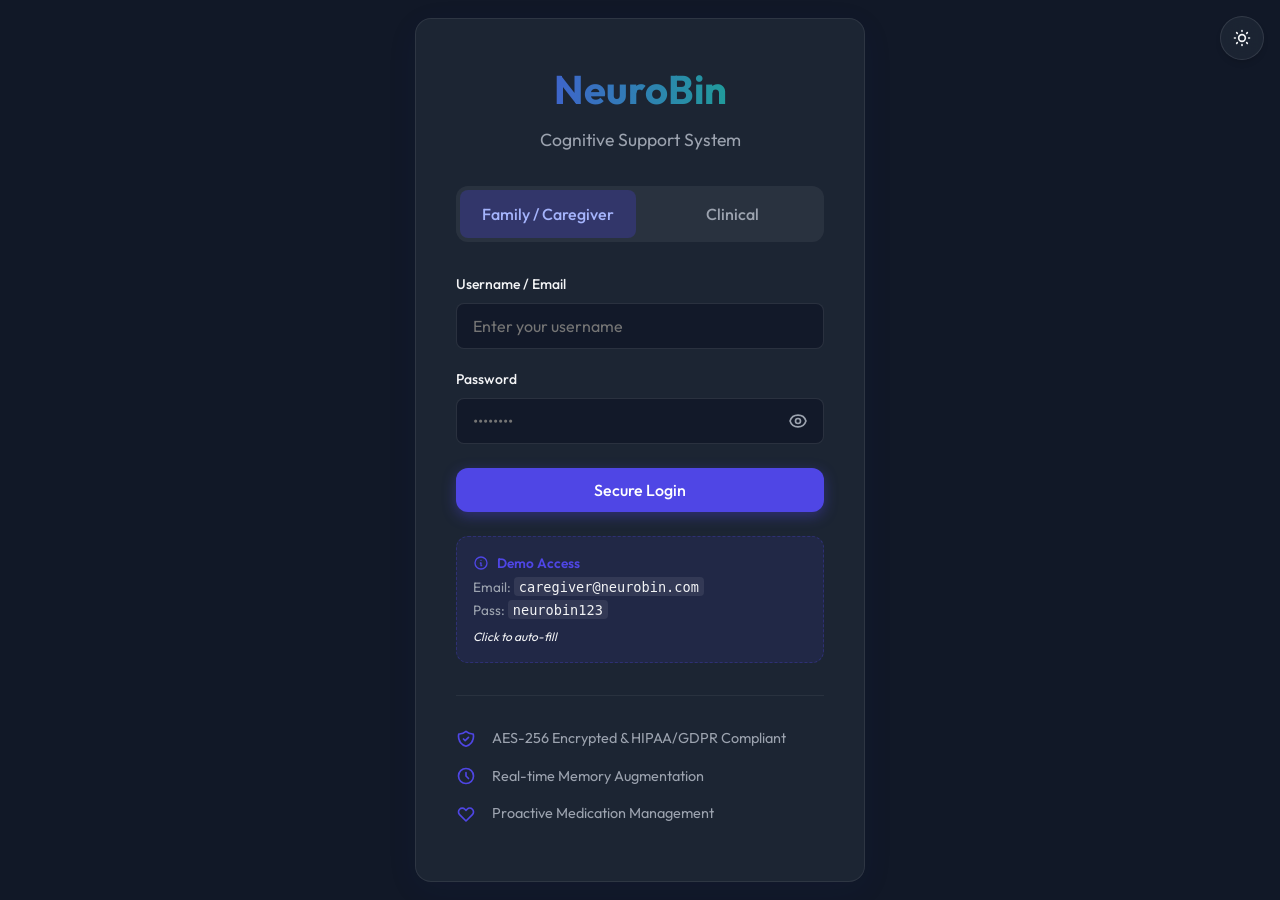
<file: Frontend/face_recognition.html>
<!DOCTYPE html>
<html lang="en">
<head>
    <meta charset="UTF-8">
    <meta name="viewport" content="width=device-width, initial-scale=1.0">
    <title>Face Recognition | NeuroBin</title>
    <link rel="stylesheet" href="theme.css">
    <style>
        .layout { display: flex; min-height: 100vh; }
        .sidebar { width: 280px; background: rgba(255, 255, 255, 0.85); backdrop-filter: blur(10px); border-right: 1px solid var(--surface-border); padding: 2rem 1rem; display: flex; flex-direction: column; position: sticky; top: 0; height: 100vh; }
        .sidebar-logo { font-size: 1.75rem; margin-bottom: 2.5rem; text-align: center; }
        .nav-menu { display: flex; flex-direction: column; gap: 0.5rem; flex: 1; }
        .menu-item { display: flex; align-items: center; gap: 1rem; padding: 1rem; border-radius: var(--radius-md); color: var(--text-muted); text-decoration: none; font-weight: 500; transition: var(--transition); }
        .menu-item:hover, .menu-item.active { background: rgba(79, 70, 229, 0.1); color: var(--primary); }
        .menu-item svg { width: 24px; height: 24px; }
        .logout-btn { margin-top: auto; color: var(--danger); }
        .main-content { flex: 1; padding: 2.5rem; overflow-y: auto; }
        .header { display: flex; justify-content: space-between; align-items: center; margin-bottom: 2rem; }
        
        .patient-grid { display: grid; grid-template-columns: repeat(auto-fill, minmax(300px, 1fr)); gap: 1.5rem; }
        .patient-card { cursor: pointer; }
        .patient-card .avatar { width: 50px; height: 50px; border-radius: 50%; background: linear-gradient(135deg, var(--secondary), var(--primary)); display: flex; align-items: center; justify-content: center; color: white; font-weight: bold; font-size: 1.25rem; }
    </style>
</head>
<body>

<!-- Theme Toggle Button -->
<button id="themeToggleBtn" style="position: absolute; top: 1rem; right: 1rem; background: var(--surface); border: 1px solid var(--surface-border); border-radius: 50%; width: 40px; height: 40px; display: flex; align-items: center; justify-content: center; cursor: pointer; color: var(--text-main); backdrop-filter: blur(8px); z-index: 1000; box-shadow: var(--shadow-sm);">
    <svg id="themeIcon" fill="none" viewBox="0 0 24 24" stroke="currentColor" style="width: 20px; height: 20px;">
    </svg>
</button>

<div class="layout">
    <!-- Sidebar -->
    <aside class="sidebar">
        <div class="sidebar-logo"><span class="logo">NeuroBin</span></div>
        <nav class="nav-menu">
            <a href="dashboard.html" class="menu-item">
                <svg fill="none" viewBox="0 0 24 24" stroke="currentColor"><path stroke-linecap="round" stroke-linejoin="round" stroke-width="2" d="M3 12l2-2m0 0l7-7 7 7M5 10v10a1 1 0 001 1h3m10-11l2 2m-2-2v10a1 1 0 01-1 1h-3m-6 0a1 1 0 001-1v-4a1 1 0 011-1h2a1 1 0 011 1v4a1 1 0 001 1m-6 0h6"/></svg> Dashboard
            </a>
            <a href="patients.html" class="menu-item">
                <svg fill="none" viewBox="0 0 24 24" stroke="currentColor"><path stroke-linecap="round" stroke-linejoin="round" stroke-width="2" d="M17 20h5v-2a3 3 0 00-5.356-1.857M17 20H7m10 0v-2c0-.656-.126-1.283-.356-1.857M7 20H2v-2a3 3 0 015.356-1.857M7 20v-2c0-.656.126-1.283.356-1.857m0 0a5.002 5.002 0 019.288 0M15 7a3 3 0 11-6 0 3 3 0 016 0zm6 3a2 2 0 11-4 0 2 2 0 014 0zM7 10a2 2 0 11-4 0 2 2 0 014 0z"/></svg> Patients
            </a>
            <a href="memory.html" class="menu-item" style="display:none;">
                <svg fill="none" viewBox="0 0 24 24" stroke="currentColor"><path stroke-linecap="round" stroke-linejoin="round" stroke-width="2" d="M12 6.253v13m0-13C10.832 5.477 9.246 5 7.5 5S4.168 5.477 3 6.253v13C4.168 18.477 5.754 18 7.5 18s3.332.477 4.5 1.253m0-13C13.168 5.477 14.754 5 16.5 5c1.747 0 3.332.477 4.5 1.253v13C19.832 18.477 18.247 18 16.5 18c-1.746 0-3.332.477-4.5 1.253"/></svg> Memory
            </a>
            <a href="medications.html" class="menu-item">
                <svg fill="none" viewBox="0 0 24 24" stroke="currentColor"><path stroke-linecap="round" stroke-linejoin="round" stroke-width="2" d="M19.428 15.428a2 2 0 00-1.022-.547l-2.387-.477a6 6 0 00-3.86.517l-.318.158a6 6 0 01-3.86.517L6.05 15.21a2 2 0 00-1.806.547M8 4h8l-1 1v5.172a2 2 0 00.586 1.414l5 5c1.26 1.26.367 3.414-1.415 3.414H4.828c-1.782 0-2.674-2.154-1.414-3.414l5-5A2 2 0 009 10.172V5L8 4z"/></svg> Medications
            </a>
            <a href="emotions.html" class="menu-item">
                <svg fill="none" viewBox="0 0 24 24" stroke="currentColor"><path stroke-linecap="round" stroke-linejoin="round" stroke-width="2" d="M14.828 14.828a4 4 0 01-5.656 0M9 10h.01M15 10h.01M21 12a9 9 0 11-18 0 9 9 0 0118 0z" /></svg> Emotions
            </a>
            <a href="face_recognition.html" class="menu-item active">
                <svg fill="none" viewBox="0 0 24 24" stroke="currentColor"><path stroke-linecap="round" stroke-linejoin="round" stroke-width="2" d="M5.121 17.804A13.937 13.937 0 0112 16c2.5 0 4.847.655 6.879 1.804M15 10a3 3 0 11-6 0 3 3 0 016 0zm6 2a9 9 0 11-18 0 9 9 0 0118 0z"/></svg> Face Recognition
            </a>
            <a href="locations.html" class="menu-item">
                <svg fill="none" viewBox="0 0 24 24" stroke="currentColor"><path stroke-linecap="round" stroke-linejoin="round" stroke-width="2" d="M17.657 16.657L13.414 20.9a1.998 1.998 0 01-2.827 0l-4.244-4.243a8 8 0 1111.314 0z"/><path stroke-linecap="round" stroke-linejoin="round" stroke-width="2" d="M15 11a3 3 0 11-6 0 3 3 0 016 0z"/></svg> Locations
            </a>
            <a href="meetings.html" class="menu-item">
                <svg fill="none" viewBox="0 0 24 24" stroke="currentColor"><path stroke-linecap="round" stroke-linejoin="round" stroke-width="2" d="M8 7V3m8 4V3m-9 8h10M5 21h14a2 2 0 002-2V7a2 2 0 00-2-2H5a2 2 0 00-2 2v12a2 2 0 002 2z"/></svg> Meetings
            </a>
            <a href="emergency.html" class="menu-item">
                <svg fill="none" viewBox="0 0 24 24" stroke="currentColor"><path stroke-linecap="round" stroke-linejoin="round" stroke-width="2" d="M18.364 5.636l-3.536 3.536m0 5.656l3.536 3.536M9.172 9.172L5.636 5.636m3.536 9.192l-3.536 3.536M21 12a9 9 0 11-18 0 9 9 0 0118 0zm-5 0a4 4 0 11-8 0 4 4 0 018 0z"/></svg> Emergency
            </a>
            <a href="#" class="menu-item logout-btn" id="logoutBtn">
                <svg fill="none" viewBox="0 0 24 24" stroke="currentColor"><path stroke-linecap="round" stroke-linejoin="round" stroke-width="2" d="M17 16l4-4m0 0l-4-4m4 4H7m6 4v1a3 3 0 01-3 3H6a3 3 0 01-3-3V7a3 3 0 013-3h4a3 3 0 013 3v1"/></svg>
                Logout
            </a>
        </nav>
    </aside>

    <main class="main-content">
        <div class="header fade-in">
            <div>
                <h1>Face Recognition</h1>
                <p class="text-muted">Real-time face detection for memory care.</p>
            </div>
        </div>

        <div class="glass-card fade-in" style="max-width: 800px; margin: 0 auto; text-align: center; animation-delay: 0.1s;">
            <svg style="width:64px;height:64px;color:var(--primary);margin:0 auto 1rem;" fill="none" viewBox="0 0 24 24" stroke="currentColor"><path stroke-linecap="round" stroke-linejoin="round" stroke-width="2" d="M5.121 17.804A13.937 13.937 0 0112 16c2.5 0 4.847.655 6.879 1.804M15 10a3 3 0 11-6 0 3 3 0 016 0zm6 2a9 9 0 11-18 0 9 9 0 0118 0z" /></svg>
            <h2>Live Face Scanner</h2>
            <p class="text-muted mb-6">Use your device camera to recognize familiar individuals securely.</p>
            
            <div id="faceResultContent" style="background: rgba(0,0,0,0.05); padding: 1rem; border-radius: var(--radius-md); min-height: 300px; display: flex; flex-direction: column; align-items: center; justify-content: center; margin-bottom: 2rem;">
                <p class="text-muted">Camera is inactive</p>
            </div>

            <button class="btn btn-primary btn-block" id="startFaceBtn" style="max-width: 300px; margin: 0 auto; padding: 1rem; font-size: 1.1rem;">Recognise Face</button>
        </div>
    </main>
</div>

<script src="theme.js"></script>
<script src="api.js"></script>
<script src="face_recognition.js"></script>
</body>
</html>
</file>
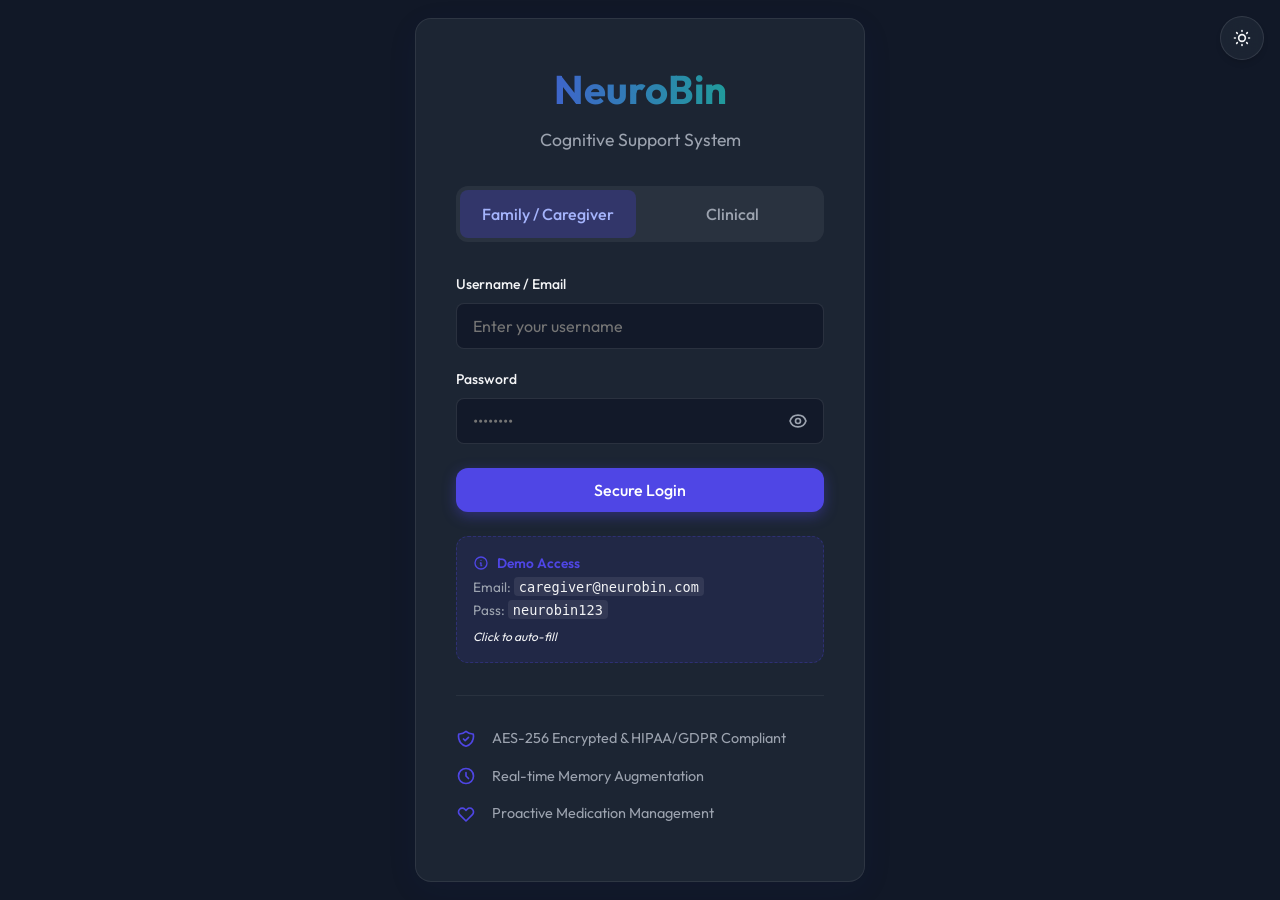
<file: Frontend/locations.html>
<!DOCTYPE html>
<html lang="en">
<head>
    <meta charset="UTF-8">
    <meta name="viewport" content="width=device-width, initial-scale=1.0">
    <title>Locations | NeuroBin</title>
    <link rel="stylesheet" href="theme.css">
    <style>
        .layout { display: flex; min-height: 100vh; }
        .sidebar { width: 280px; background: rgba(255, 255, 255, 0.85); backdrop-filter: blur(10px); border-right: 1px solid var(--surface-border); padding: 2rem 1rem; display: flex; flex-direction: column; position: sticky; top: 0; height: 100vh; }
        .sidebar-logo { font-size: 1.75rem; margin-bottom: 2.5rem; text-align: center; }
        .nav-menu { display: flex; flex-direction: column; gap: 0.5rem; flex: 1; }
        .menu-item { display: flex; align-items: center; gap: 1rem; padding: 1rem; border-radius: var(--radius-md); color: var(--text-muted); text-decoration: none; font-weight: 500; transition: var(--transition); }
        .menu-item:hover, .menu-item.active { background: rgba(79, 70, 229, 0.1); color: var(--primary); }
        .menu-item svg { width: 24px; height: 24px; }
        .logout-btn { margin-top: auto; color: var(--danger); }
        .main-content { flex: 1; padding: 2.5rem; overflow-y: auto; }
        .header { display: flex; justify-content: space-between; align-items: center; margin-bottom: 2rem; }
        
        .map-proxy { height: 400px; background: #e5e7eb; border-radius: var(--radius-lg); display: flex; align-items: center; justify-content: center; color: var(--text-muted); box-shadow: inset 0 2px 4px rgba(0,0,0,0.06); position: relative; overflow: hidden; }
        .map-proxy::after { content: ''; position: absolute; inset: 0; background: url('https://upload.wikimedia.org/wikipedia/commons/a/a9/Map_of_the_world_with_equator.jpg') center/cover; opacity: 0.2; pointer-events: none; }
        .location-pin { width: 14px; height: 14px; background: var(--primary); border-radius: 50%; box-shadow: 0 0 0 4px rgba(79,70,229,0.2); position: absolute; z-index: 10; animation: pulse 2s infinite; }
        @keyframes pulse { 0% { box-shadow: 0 0 0 0 rgba(79,70,229,0.7); } 70% { box-shadow: 0 0 0 10px rgba(79,70,229,0); } 100% { box-shadow: 0 0 0 0 rgba(79,70,229,0); } }
    </style>
</head>
<body>

<!-- Theme Toggle Button -->
<button id="themeToggleBtn" style="position: absolute; top: 1rem; right: 1rem; background: var(--surface); border: 1px solid var(--surface-border); border-radius: 50%; width: 40px; height: 40px; display: flex; align-items: center; justify-content: center; cursor: pointer; color: var(--text-main); backdrop-filter: blur(8px); z-index: 1000; box-shadow: var(--shadow-sm);">
    <svg id="themeIcon" fill="none" viewBox="0 0 24 24" stroke="currentColor" style="width: 20px; height: 20px;">
    </svg>
</button>

<div class="layout">
    <!-- Sidebar -->
    <aside class="sidebar">
        <div class="sidebar-logo"><span class="logo">NeuroBin</span></div>
        <nav class="nav-menu">
            <a href="dashboard.html" class="menu-item">
                <svg fill="none" viewBox="0 0 24 24" stroke="currentColor"><path stroke-linecap="round" stroke-linejoin="round" stroke-width="2" d="M3 12l2-2m0 0l7-7 7 7M5 10v10a1 1 0 001 1h3m10-11l2 2m-2-2v10a1 1 0 01-1 1h-3m-6 0a1 1 0 001-1v-4a1 1 0 011-1h2a1 1 0 011 1v4a1 1 0 001 1m-6 0h6"/></svg> Dashboard
            </a>
            <a href="patients.html" class="menu-item">
                <svg fill="none" viewBox="0 0 24 24" stroke="currentColor"><path stroke-linecap="round" stroke-linejoin="round" stroke-width="2" d="M17 20h5v-2a3 3 0 00-5.356-1.857M17 20H7m10 0v-2c0-.656-.126-1.283-.356-1.857M7 20H2v-2a3 3 0 015.356-1.857M7 20v-2c0-.656.126-1.283.356-1.857m0 0a5.002 5.002 0 019.288 0M15 7a3 3 0 11-6 0 3 3 0 016 0zm6 3a2 2 0 11-4 0 2 2 0 014 0zM7 10a2 2 0 11-4 0 2 2 0 014 0z"/></svg> Patients
            </a>
            <a href="memory.html" class="menu-item" style="display:none;">
                <svg fill="none" viewBox="0 0 24 24" stroke="currentColor"><path stroke-linecap="round" stroke-linejoin="round" stroke-width="2" d="M12 6.253v13m0-13C10.832 5.477 9.246 5 7.5 5S4.168 5.477 3 6.253v13C4.168 18.477 5.754 18 7.5 18s3.332.477 4.5 1.253m0-13C13.168 5.477 14.754 5 16.5 5c1.747 0 3.332.477 4.5 1.253v13C19.832 18.477 18.247 18 16.5 18c-1.746 0-3.332.477-4.5 1.253"/></svg> Memory
            </a>
            <a href="medications.html" class="menu-item">
                <svg fill="none" viewBox="0 0 24 24" stroke="currentColor"><path stroke-linecap="round" stroke-linejoin="round" stroke-width="2" d="M19.428 15.428a2 2 0 00-1.022-.547l-2.387-.477a6 6 0 00-3.86.517l-.318.158a6 6 0 01-3.86.517L6.05 15.21a2 2 0 00-1.806.547M8 4h8l-1 1v5.172a2 2 0 00.586 1.414l5 5c1.26 1.26.367 3.414-1.415 3.414H4.828c-1.782 0-2.674-2.154-1.414-3.414l5-5A2 2 0 009 10.172V5L8 4z"/></svg> Medications
            </a>
            <a href="locations.html" class="menu-item active">
                <svg fill="none" viewBox="0 0 24 24" stroke="currentColor"><path stroke-linecap="round" stroke-linejoin="round" stroke-width="2" d="M17.657 16.657L13.414 20.9a1.998 1.998 0 01-2.827 0l-4.244-4.243a8 8 0 1111.314 0z"/><path stroke-linecap="round" stroke-linejoin="round" stroke-width="2" d="M15 11a3 3 0 11-6 0 3 3 0 016 0z"/></svg> Locations
            </a>
            <a href="meetings.html" class="menu-item">
                <svg fill="none" viewBox="0 0 24 24" stroke="currentColor"><path stroke-linecap="round" stroke-linejoin="round" stroke-width="2" d="M8 7V3m8 4V3m-9 8h10M5 21h14a2 2 0 002-2V7a2 2 0 00-2-2H5a2 2 0 00-2 2v12a2 2 0 002 2z"/></svg> Meetings
            </a>
            <a href="emergency.html" class="menu-item">
                <svg fill="none" viewBox="0 0 24 24" stroke="currentColor"><path stroke-linecap="round" stroke-linejoin="round" stroke-width="2" d="M18.364 5.636l-3.536 3.536m0 5.656l3.536 3.536M9.172 9.172L5.636 5.636m3.536 9.192l-3.536 3.536M21 12a9 9 0 11-18 0 9 9 0 0118 0zm-5 0a4 4 0 11-8 0 4 4 0 018 0z"/></svg> Emergency
            </a>
            <a href="#" class="menu-item logout-btn" id="logoutBtn">
                <svg fill="none" viewBox="0 0 24 24" stroke="currentColor"><path stroke-linecap="round" stroke-linejoin="round" stroke-width="2" d="M17 16l4-4m0 0l-4-4m4 4H7m6 4v1a3 3 0 01-3 3H6a3 3 0 01-3-3V7a3 3 0 013-3h4a3 3 0 013 3v1"/></svg>
                Logout
            </a>
        </nav>
    </aside>

    <main class="main-content">
        <div class="header fade-in">
            <h1>Geofencing & Locations</h1>
            <p class="text-muted">Track patients and establish safe zones (Places).</p>
        </div>

        <div class="grid" style="grid-template-columns: 2fr 1fr;">
            <!-- Map View -->
            <div class="glass-card fade-in" style="animation-delay: 0.1s; padding: 1.5rem;">
                <div class="flex justify-between align-center mb-4">
                    <h3>Live Tracking map</h3>
                    <select class="form-select" style="width: 200px;" id="patientSelect" onchange="simulateTracking()">
                        <option value="">Select Target...</option>
                    </select>
                </div>
                <div class="map-proxy" id="mapWidget">
                    <span>Select a patient to view telemetry...</span>
                    <!-- Location pin injected via JS -->
                </div>
                <div class="mt-4 flex justify-between align-center">
                    <span class="badge badge-success" id="geoStatus">Status: Safe Zone</span>
                    <button class="btn btn-secondary" onclick="simulateLocationUpdate()">Force Telemetry Sync</button>
                </div>
            </div>

            <!-- Places List -->
            <div class="glass-card fade-in" style="animation-delay: 0.2s;">
                <div class="flex justify-between align-center mb-4">
                    <h3>Safe Places</h3>
                    <button class="btn btn-primary" style="padding:0.25rem 0.75rem;" onclick="openModal('addPlaceModal')">+ Add</button>
                </div>
                <div id="placesList">
                    <p class="text-center text-muted">No safe places designated.</p>
                </div>
            </div>
        </div>
    </main>
</div>

<!-- Modal: Add Place -->
<div class="modal-overlay" id="addPlaceModal">
    <div class="glass-card modal-content" style="background: rgba(255,255,255,0.95); padding: 2rem;">
        <div class="modal-header">
            <h2 style="margin:0;">Designate Safe Place</h2>
            <button class="modal-close" onclick="closeModal('addPlaceModal')">&times;</button>
        </div>
        <form id="addPlaceForm">
            <div class="form-group">
                <label class="form-label">Type Label (e.g., home, office)</label>
                <input type="text" id="plLabel" class="form-input" required>
            </div>
            <div class="form-group">
                <label class="form-label">Location Name</label>
                <input type="text" id="plName" class="form-input" required>
            </div>
            <div class="grid" style="grid-template-columns: 1fr 1fr;">
                <div class="form-group">
                    <label class="form-label">Latitude</label>
                    <input type="number" step="0.0001" id="plLat" class="form-input" required>
                </div>
                <div class="form-group">
                    <label class="form-label">Longitude</label>
                    <input type="number" step="0.0001" id="plLng" class="form-input" required>
                </div>
            </div>
            <div class="form-group">
                <label class="form-label">Address</label>
                <input type="text" id="plAddress" class="form-input">
            </div>
            <div class="form-group mb-6">
                <label class="form-label">Geofence Radius (meters)</label>
                <input type="number" id="plRadius" class="form-input" value="150">
            </div>
            <button type="submit" class="btn btn-primary btn-block">Add Place</button>
        </form>
    </div>
</div>

<script src="theme.js"></script>
<script src="api.js"></script>
<script src="locations.js"></script>
</body>
</html>
</file>
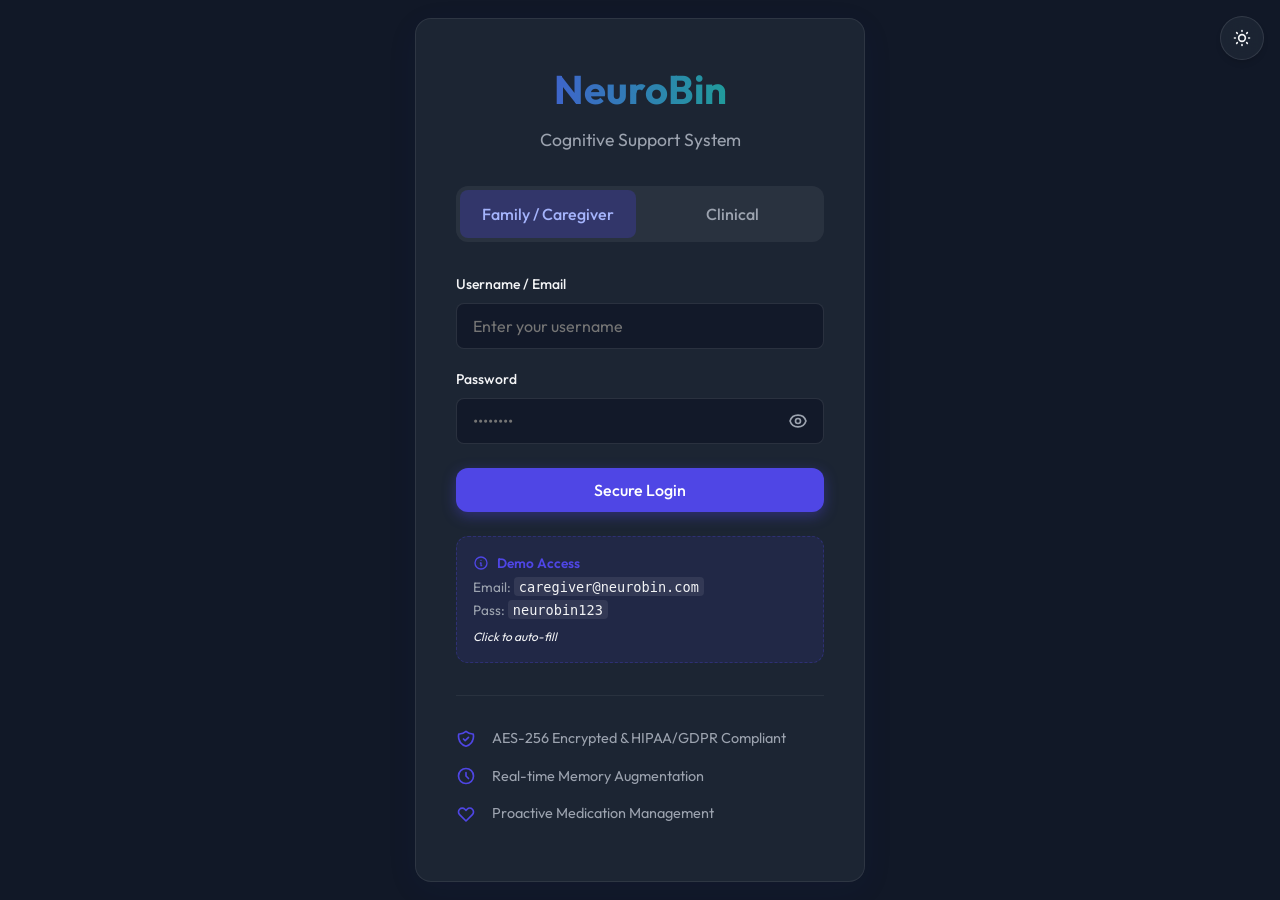
<file: Frontend/medications.html>
<!DOCTYPE html>
<html lang="en">
<head>
    <meta charset="UTF-8">
    <meta name="viewport" content="width=device-width, initial-scale=1.0">
    <title>Medications | NeuroBin</title>
    <link rel="stylesheet" href="theme.css">
    <style>
        .layout { display: flex; min-height: 100vh; }
        .sidebar { width: 280px; background: rgba(255, 255, 255, 0.85); backdrop-filter: blur(10px); border-right: 1px solid var(--surface-border); padding: 2rem 1rem; display: flex; flex-direction: column; position: sticky; top: 0; height: 100vh; }
        .sidebar-logo { font-size: 1.75rem; margin-bottom: 2.5rem; text-align: center; }
        .nav-menu { display: flex; flex-direction: column; gap: 0.5rem; flex: 1; }
        .menu-item { display: flex; align-items: center; gap: 1rem; padding: 1rem; border-radius: var(--radius-md); color: var(--text-muted); text-decoration: none; font-weight: 500; transition: var(--transition); }
        .menu-item:hover, .menu-item.active { background: rgba(79, 70, 229, 0.1); color: var(--primary); }
        .menu-item svg { width: 24px; height: 24px; }
        .logout-btn { margin-top: auto; color: var(--danger); }
        .main-content { flex: 1; padding: 2.5rem; overflow-y: auto; }
        .header { display: flex; justify-content: space-between; align-items: center; margin-bottom: 2rem; }
        
        .timer-card { text-align: center; padding: 3rem 2rem; }
        .timer-clock { font-size: 4rem; font-weight: 700; color: var(--primary); letter-spacing: 2px; line-height: 1; margin: 1rem 0; font-variant-numeric: tabular-nums; }
    </style>
</head>
<body>

<!-- Theme Toggle Button -->
<button id="themeToggleBtn" style="position: absolute; top: 1rem; right: 1rem; background: var(--surface); border: 1px solid var(--surface-border); border-radius: 50%; width: 40px; height: 40px; display: flex; align-items: center; justify-content: center; cursor: pointer; color: var(--text-main); backdrop-filter: blur(8px); z-index: 1000; box-shadow: var(--shadow-sm);">
    <svg id="themeIcon" fill="none" viewBox="0 0 24 24" stroke="currentColor" style="width: 20px; height: 20px;">
    </svg>
</button>

<div class="layout">
    <!-- Sidebar -->
    <aside class="sidebar">
        <div class="sidebar-logo"><span class="logo">NeuroBin</span></div>
        <nav class="nav-menu">
            <a href="dashboard.html" class="menu-item">
                <svg fill="none" viewBox="0 0 24 24" stroke="currentColor"><path stroke-linecap="round" stroke-linejoin="round" stroke-width="2" d="M3 12l2-2m0 0l7-7 7 7M5 10v10a1 1 0 001 1h3m10-11l2 2m-2-2v10a1 1 0 01-1 1h-3m-6 0a1 1 0 001-1v-4a1 1 0 011-1h2a1 1 0 011 1v4a1 1 0 001 1m-6 0h6"/></svg> Dashboard
            </a>
            <a href="patients.html" class="menu-item">
                <svg fill="none" viewBox="0 0 24 24" stroke="currentColor"><path stroke-linecap="round" stroke-linejoin="round" stroke-width="2" d="M17 20h5v-2a3 3 0 00-5.356-1.857M17 20H7m10 0v-2c0-.656-.126-1.283-.356-1.857M7 20H2v-2a3 3 0 015.356-1.857M7 20v-2c0-.656.126-1.283.356-1.857m0 0a5.002 5.002 0 019.288 0M15 7a3 3 0 11-6 0 3 3 0 016 0zm6 3a2 2 0 11-4 0 2 2 0 014 0zM7 10a2 2 0 11-4 0 2 2 0 014 0z"/></svg> Patients
            </a>
            <a href="memory.html" class="menu-item" style="display:none;">
                <svg fill="none" viewBox="0 0 24 24" stroke="currentColor"><path stroke-linecap="round" stroke-linejoin="round" stroke-width="2" d="M12 6.253v13m0-13C10.832 5.477 9.246 5 7.5 5S4.168 5.477 3 6.253v13C4.168 18.477 5.754 18 7.5 18s3.332.477 4.5 1.253m0-13C13.168 5.477 14.754 5 16.5 5c1.747 0 3.332.477 4.5 1.253v13C19.832 18.477 18.247 18 16.5 18c-1.746 0-3.332.477-4.5 1.253"/></svg> Memory
            </a>
            <a href="medications.html" class="menu-item active">
                <svg fill="none" viewBox="0 0 24 24" stroke="currentColor"><path stroke-linecap="round" stroke-linejoin="round" stroke-width="2" d="M19.428 15.428a2 2 0 00-1.022-.547l-2.387-.477a6 6 0 00-3.86.517l-.318.158a6 6 0 01-3.86.517L6.05 15.21a2 2 0 00-1.806.547M8 4h8l-1 1v5.172a2 2 0 00.586 1.414l5 5c1.26 1.26.367 3.414-1.415 3.414H4.828c-1.782 0-2.674-2.154-1.414-3.414l5-5A2 2 0 009 10.172V5L8 4z"/></svg> Medications
            </a>
            <a href="locations.html" class="menu-item">
                <svg fill="none" viewBox="0 0 24 24" stroke="currentColor"><path stroke-linecap="round" stroke-linejoin="round" stroke-width="2" d="M17.657 16.657L13.414 20.9a1.998 1.998 0 01-2.827 0l-4.244-4.243a8 8 0 1111.314 0z"/><path stroke-linecap="round" stroke-linejoin="round" stroke-width="2" d="M15 11a3 3 0 11-6 0 3 3 0 016 0z"/></svg> Locations
            </a>
            <a href="meetings.html" class="menu-item">
                <svg fill="none" viewBox="0 0 24 24" stroke="currentColor"><path stroke-linecap="round" stroke-linejoin="round" stroke-width="2" d="M8 7V3m8 4V3m-9 8h10M5 21h14a2 2 0 002-2V7a2 2 0 00-2-2H5a2 2 0 00-2 2v12a2 2 0 002 2z"/></svg> Meetings
            </a>
            <a href="emergency.html" class="menu-item">
                <svg fill="none" viewBox="0 0 24 24" stroke="currentColor"><path stroke-linecap="round" stroke-linejoin="round" stroke-width="2" d="M18.364 5.636l-3.536 3.536m0 5.656l3.536 3.536M9.172 9.172L5.636 5.636m3.536 9.192l-3.536 3.536M21 12a9 9 0 11-18 0 9 9 0 0118 0zm-5 0a4 4 0 11-8 0 4 4 0 018 0z"/></svg> Emergency
            </a>
            <a href="#" class="menu-item logout-btn" id="logoutBtn">
                <svg fill="none" viewBox="0 0 24 24" stroke="currentColor"><path stroke-linecap="round" stroke-linejoin="round" stroke-width="2" d="M17 16l4-4m0 0l-4-4m4 4H7m6 4v1a3 3 0 01-3 3H6a3 3 0 01-3-3V7a3 3 0 013-3h4a3 3 0 013 3v1"/></svg>
                Logout
            </a>
        </nav>
    </aside>

    <main class="main-content">
        <div class="header fade-in">
            <h1>Medication Tracking</h1>
            <p class="text-muted">Proactive medication management and reminder settings.</p>
        </div>

        <div class="grid" style="grid-template-columns: 1fr 1fr;">
            <!-- Dummy Medicine Timer feature as per instructions -->
            <div class="glass-card timer-card fade-in" style="animation-delay: 0.1s;">
                <svg style="width:48px;height:48px;color:var(--primary);margin:auto" fill="none" viewBox="0 0 24 24" stroke="currentColor"><path stroke-linecap="round" stroke-linejoin="round" stroke-width="2" d="M12 8v4l3 3m6-3a9 9 0 11-18 0 9 9 0 0118 0z"/></svg>
                <h3>Next Medication Due</h3>
                <div class="timer-clock" id="medTimer">02:45:00</div>
                <p>Donepezil 5mg • After meals</p>
                <div class="mt-4 flex justify-center gap-2">
                    <button class="btn btn-primary" onclick="ApiClient.notify('Reminder sent to device', 'success')">Send Reminder</button>
                    <button class="btn btn-secondary" onclick="ApiClient.notify('Marked as taken', 'success')">Mark Taken</button>
                </div>
            </div>

            <!-- Medicine List / Add (Updates patient medicine feature) -->
            <div class="glass-card fade-in" style="animation-delay: 0.2s;">
                <div class="flex justify-between align-center mb-4">
                    <h3>Patient Prescriptions</h3>
                    <button class="btn btn-secondary" style="padding:0.25rem 0.75rem;" onclick="openModal('addMedModal')">+ Add Med</button>
                </div>
                
                <div class="form-group">
                    <label class="form-label">Select Patient</label>
                    <select class="form-select" id="patientSelect" onchange="loadMedications()">
                        <option value="">Choose a patient...</option>
                    </select>
                </div>

                <div id="medList" class="mt-4">
                    <p class="text-center text-muted">Select a patient to view medications.</p>
                </div>
            </div>
        </div>
    </main>
</div>

<!-- Modal: Add Medication -->
<div class="modal-overlay" id="addMedModal">
    <div class="glass-card modal-content" style="padding: 2rem;">
        <div class="modal-header">
            <h2 style="margin:0;">Add Medication</h2>
            <button class="modal-close" onclick="closeModal('addMedModal')">&times;</button>
        </div>
        <form id="addMedForm">
            <div class="form-group">
                <label class="form-label">Medicine Name</label>
                <input type="text" id="mName" class="form-input" required>
            </div>
            <div class="form-group">
                <label class="form-label">Dosage & Frequency</label>
                <input type="text" id="mDosage" class="form-input" placeholder="e.g. 5mg Twice Daily" required>
            </div>
            <div class="form-group mb-6">
                <label class="form-label">Appearance Identifier</label>
                <input type="text" id="mAppearance" class="form-input" placeholder="e.g. Small round white pill">
                <small class="text-muted mt-1" style="display:block;">Used by AI camera to verify intake correctness.</small>
            </div>
            <button type="submit" class="btn btn-primary btn-block">Add to Patient</button>
        </form>
    </div>
</div>

<script src="theme.js"></script>
<script src="api.js"></script>
<script src="medications.js"></script>
</body>
</html>
</file>
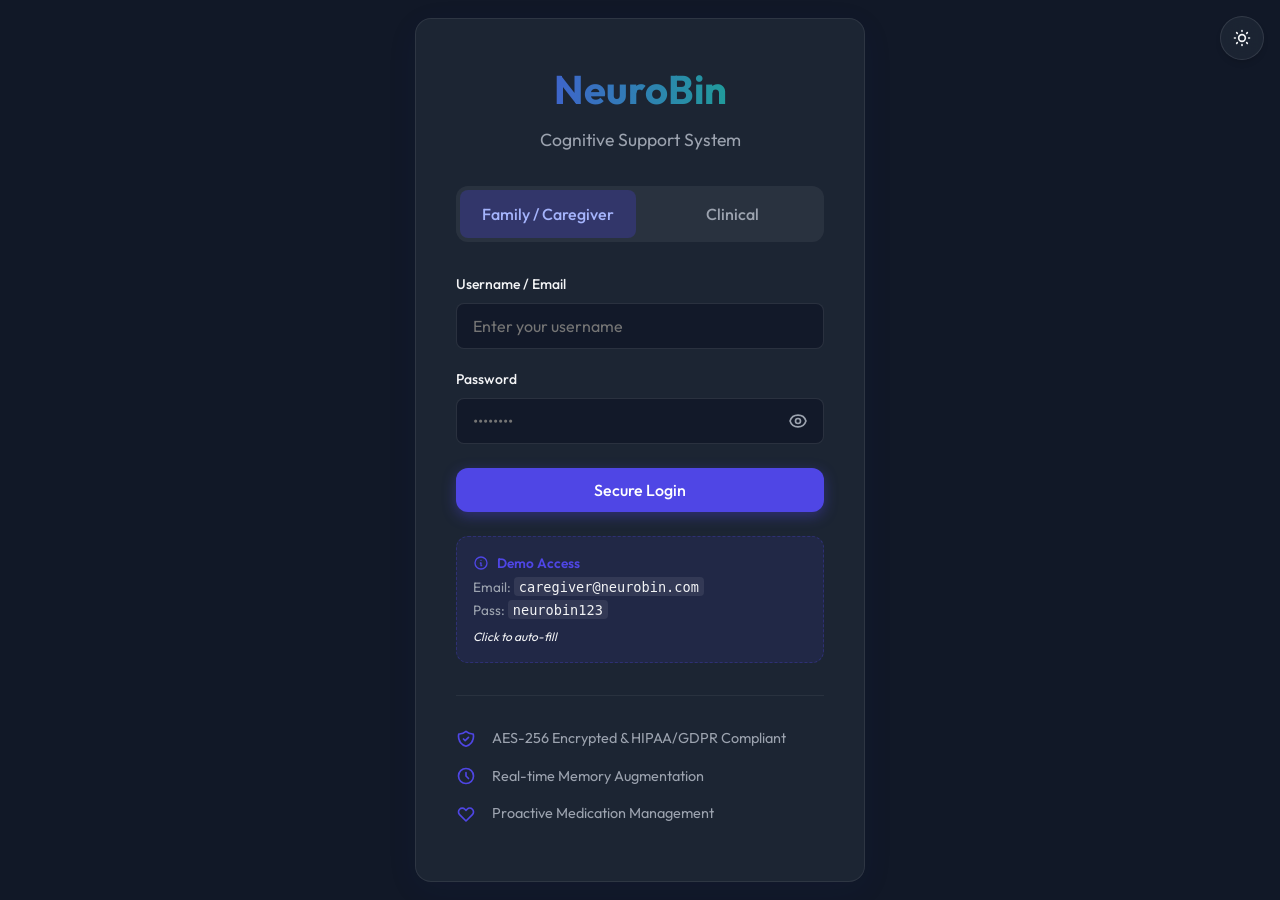
<file: Frontend/meetings.html>
<!DOCTYPE html>
<html lang="en">
<head>
    <meta charset="UTF-8">
    <meta name="viewport" content="width=device-width, initial-scale=1.0">
    <title>Meetings | NeuroBin</title>
    <link rel="stylesheet" href="theme.css">
    <style>
        .layout { display: flex; min-height: 100vh; }
        .sidebar { width: 280px; background: rgba(255, 255, 255, 0.85); backdrop-filter: blur(10px); border-right: 1px solid var(--surface-border); padding: 2rem 1rem; display: flex; flex-direction: column; position: sticky; top: 0; height: 100vh; }
        .sidebar-logo { font-size: 1.75rem; margin-bottom: 2.5rem; text-align: center; }
        .nav-menu { display: flex; flex-direction: column; gap: 0.5rem; flex: 1; }
        .menu-item { display: flex; align-items: center; gap: 1rem; padding: 1rem; border-radius: var(--radius-md); color: var(--text-muted); text-decoration: none; font-weight: 500; transition: var(--transition); }
        .menu-item:hover, .menu-item.active { background: rgba(79, 70, 229, 0.1); color: var(--primary); }
        .menu-item svg { width: 24px; height: 24px; }
        .logout-btn { margin-top: auto; color: var(--danger); }
        .main-content { flex: 1; padding: 2.5rem; overflow-y: auto; }
        .header { display: flex; justify-content: space-between; align-items: center; margin-bottom: 2rem; }
        
        .meeting-list { display: flex; flex-direction: column; gap: 1rem; }
        .meeting-card { display: flex; justify-content: space-between; align-items: center; padding: 1.5rem; }
        .meeting-card .time-block { text-align: center; padding-right: 1.5rem; border-right: 2px solid var(--surface-border); margin-right: 1.5rem; min-width: 100px; }
        .meeting-card .time-block .month { text-transform: uppercase; font-size: 0.85rem; font-weight: 600; color: var(--primary); }
        .meeting-card .time-block .day { font-size: 2rem; font-weight: 700; color: var(--text-main); line-height: 1; }
        .meeting-card .details { flex: 1; }
    </style>
</head>
<body>

<div class="layout">
    <!-- Sidebar -->
    <aside class="sidebar">
        <div class="sidebar-logo"><span class="logo">NeuroBin</span></div>
        <nav class="nav-menu">
            <a href="dashboard.html" class="menu-item">
                <svg fill="none" viewBox="0 0 24 24" stroke="currentColor"><path stroke-linecap="round" stroke-linejoin="round" stroke-width="2" d="M3 12l2-2m0 0l7-7 7 7M5 10v10a1 1 0 001 1h3m10-11l2 2m-2-2v10a1 1 0 01-1 1h-3m-6 0a1 1 0 001-1v-4a1 1 0 011-1h2a1 1 0 011 1v4a1 1 0 001 1m-6 0h6"/></svg> Dashboard
            </a>
            <a href="patients.html" class="menu-item">
                <svg fill="none" viewBox="0 0 24 24" stroke="currentColor"><path stroke-linecap="round" stroke-linejoin="round" stroke-width="2" d="M17 20h5v-2a3 3 0 00-5.356-1.857M17 20H7m10 0v-2c0-.656-.126-1.283-.356-1.857M7 20H2v-2a3 3 0 015.356-1.857M7 20v-2c0-.656.126-1.283.356-1.857m0 0a5.002 5.002 0 019.288 0M15 7a3 3 0 11-6 0 3 3 0 016 0zm6 3a2 2 0 11-4 0 2 2 0 014 0zM7 10a2 2 0 11-4 0 2 2 0 014 0z"/></svg> Patients
            </a>
            <a href="medications.html" class="menu-item">
                <svg fill="none" viewBox="0 0 24 24" stroke="currentColor"><path stroke-linecap="round" stroke-linejoin="round" stroke-width="2" d="M19.428 15.428a2 2 0 00-1.022-.547l-2.387-.477a6 6 0 00-3.86.517l-.318.158a6 6 0 01-3.86.517L6.05 15.21a2 2 0 00-1.806.547M8 4h8l-1 1v5.172a2 2 0 00.586 1.414l5 5c1.26 1.26.367 3.414-1.415 3.414H4.828c-1.782 0-2.674-2.154-1.414-3.414l5-5A2 2 0 009 10.172V5L8 4z"/></svg> Medications
            </a>
            <a href="locations.html" class="menu-item">
                <svg fill="none" viewBox="0 0 24 24" stroke="currentColor"><path stroke-linecap="round" stroke-linejoin="round" stroke-width="2" d="M17.657 16.657L13.414 20.9a1.998 1.998 0 01-2.827 0l-4.244-4.243a8 8 0 1111.314 0z"/><path stroke-linecap="round" stroke-linejoin="round" stroke-width="2" d="M15 11a3 3 0 11-6 0 3 3 0 016 0z"/></svg> Locations
            </a>
            <a href="meetings.html" class="menu-item active">
                <svg fill="none" viewBox="0 0 24 24" stroke="currentColor"><path stroke-linecap="round" stroke-linejoin="round" stroke-width="2" d="M8 7V3m8 4V3m-9 8h10M5 21h14a2 2 0 002-2V7a2 2 0 00-2-2H5a2 2 0 00-2 2v12a2 2 0 002 2z"/></svg> Meetings
            </a>
            <a href="emergency.html" class="menu-item">
                <svg fill="none" viewBox="0 0 24 24" stroke="currentColor"><path stroke-linecap="round" stroke-linejoin="round" stroke-width="2" d="M18.364 5.636l-3.536 3.536m0 5.656l3.536 3.536M9.172 9.172L5.636 5.636m3.536 9.192l-3.536 3.536M21 12a9 9 0 11-18 0 9 9 0 0118 0zm-5 0a4 4 0 11-8 0 4 4 0 018 0z"/></svg> Emergency
            </a>
            <a href="#" class="menu-item logout-btn" id="logoutBtn">Logout</a>
        </nav>
    </aside>

    <main class="main-content">
        <div class="header fade-in">
            <h1>Telemedicine Meetings</h1>
            <button class="btn btn-primary" onclick="openModal('addMeetingModal')">+ Schedule Meeting</button>
        </div>

        <div class="meeting-list fade-in" id="meetingsList" style="animation-delay: 0.1s;">
            <p class="text-muted">Loading meetings...</p>
        </div>
    </main>
</div>

<!-- Modal: Schedule Meeting -->
<div class="modal-overlay" id="addMeetingModal">
    <div class="glass-card modal-content" style="background: rgba(255,255,255,0.95); padding: 2rem;">
        <div class="modal-header">
            <h2 style="margin:0;">Schedule a Meeting</h2>
            <button class="modal-close" onclick="closeModal('addMeetingModal')">&times;</button>
        </div>
        <form id="addMeetingForm">
            <div class="grid" style="grid-template-columns: 1fr 1fr;">
                <div class="form-group">
                    <label class="form-label">Patient</label>
                    <select id="mPatient" class="form-select" required></select>
                </div>
                <div class="form-group">
                    <label class="form-label">Doctor</label>
                    <select id="mDoctor" class="form-select" required></select>
                </div>
            </div>
            <div class="form-group">
                <label class="form-label">Caretaker (Optional)</label>
                <select id="mCaretaker" class="form-select">
                    <option value="">None</option>
                </select>
            </div>
            <div class="grid" style="grid-template-columns: 2fr 1fr;">
                <div class="form-group">
                    <label class="form-label">Date & Time</label>
                    <input type="datetime-local" id="mTime" class="form-input" required>
                </div>
                <div class="form-group">
                    <label class="form-label">Duration (mins)</label>
                    <input type="number" id="mDuration" class="form-input" value="30">
                </div>
            </div>
            <div class="form-group mb-6">
                <label class="form-label">Notes / Agenda</label>
                <textarea id="mNotes" class="form-textarea" rows="3"></textarea>
            </div>
            
            <button type="submit" class="btn btn-primary btn-block">Schedule</button>
        </form>
    </div>
</div>

<script src="api.js"></script>
<script src="meetings.js"></script>
</body>
</html>
</file>
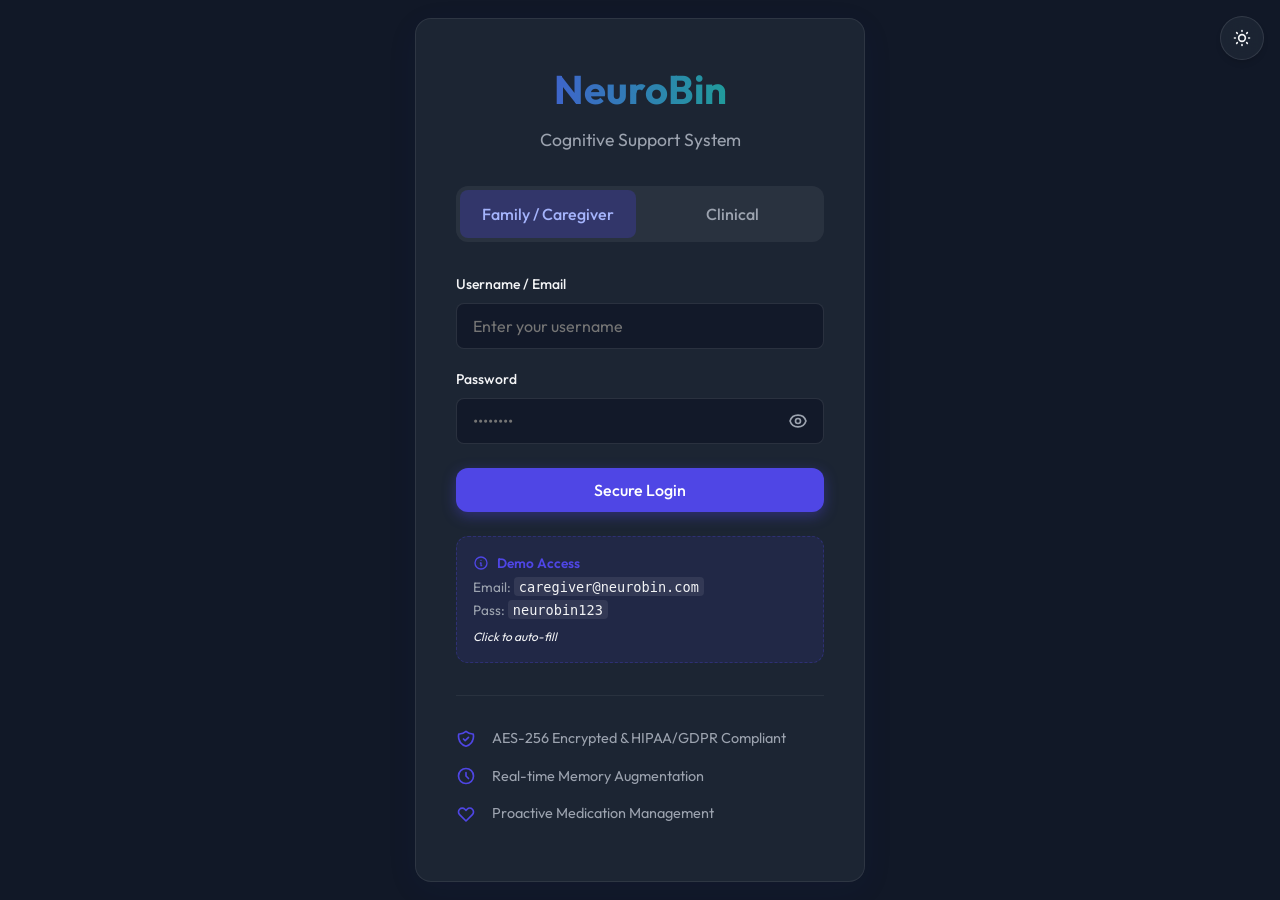
<file: Frontend/memory.html>
<!DOCTYPE html>
<html lang="en">
<head>
    <meta charset="UTF-8">
    <meta name="viewport" content="width=device-width, initial-scale=1.0">
    <title>Memory Triggers | NeuroBin</title>
    <link rel="stylesheet" href="theme.css">
    <style>
        .layout { display: flex; min-height: 100vh; }
        .sidebar { width: 280px; background: rgba(255, 255, 255, 0.85); backdrop-filter: blur(10px); border-right: 1px solid var(--surface-border); padding: 2rem 1rem; display: flex; flex-direction: column; position: sticky; top: 0; height: 100vh; }
        .sidebar-logo { font-size: 1.75rem; margin-bottom: 2.5rem; text-align: center; }
        .nav-menu { display: flex; flex-direction: column; gap: 0.5rem; flex: 1; }
        .menu-item { display: flex; align-items: center; gap: 1rem; padding: 1rem; border-radius: var(--radius-md); color: var(--text-muted); text-decoration: none; font-weight: 500; transition: var(--transition); }
        .menu-item:hover, .menu-item.active { background: rgba(79, 70, 229, 0.1); color: var(--primary); }
        .menu-item svg { width: 24px; height: 24px; }
        .logout-btn { margin-top: auto; color: var(--danger); cursor: pointer; }
        .main-content { flex: 1; padding: 2.5rem; overflow-y: auto; }
        
        .memory-grid { display: grid; grid-template-columns: repeat(auto-fill, minmax(300px, 1fr)); gap: 1.5rem; margin-top: 2rem; }
        .memory-card { padding: 0; overflow: hidden; display: flex; flex-direction: column; }
        .memory-photo { height: 200px; background: #f3f4f6; position: relative; display: flex; align-items: center; justify-content: center; overflow: hidden; }
        .memory-photo img { width: 100%; height: 100%; object-fit: cover; }
        .memory-photo .placeholder-icon { font-size: 4rem; color: #d1d5db; }
        .memory-info { padding: 1.5rem; }
        .memory-relation { font-size: 0.75rem; text-transform: uppercase; font-weight: 700; color: var(--primary); margin-bottom: 0.5rem; display: block; }
        .memory-name { font-size: 1.25rem; font-weight: 700; margin-bottom: 1rem; }
        .memory-note { background: rgba(79, 70, 229, 0.05); border-radius: var(--radius-sm); padding: 1rem; font-size: 0.95rem; line-height: 1.5; color: var(--text-main); border-left: 3px solid var(--primary); }
        
        .empty-state { text-align: center; padding: 4rem 2rem; }
        .empty-state-icon { font-size: 3rem; color: #d1d5db; margin-bottom: 1rem; }
    </style>
</head>
<body>

<!-- Theme Toggle Button -->
<button id="themeToggleBtn" style="position: absolute; top: 1rem; right: 1rem; background: var(--surface); border: 1px solid var(--surface-border); border-radius: 50%; width: 40px; height: 40px; display: flex; align-items: center; justify-content: center; cursor: pointer; color: var(--text-main); backdrop-filter: blur(8px); z-index: 1000; box-shadow: var(--shadow-sm);">
    <svg id="themeIcon" fill="none" viewBox="0 0 24 24" stroke="currentColor" style="width: 20px; height: 20px;">
    </svg>
</button>

<div class="layout">
    <aside class="sidebar">
        <div class="sidebar-logo"><span class="logo">NeuroBin</span></div>
        <nav class="nav-menu">
            <a href="dashboard.html" class="menu-item">
                <svg fill="none" viewBox="0 0 24 24" stroke="currentColor"><path stroke-linecap="round" stroke-linejoin="round" stroke-width="2" d="M3 12l2-2m0 0l7-7 7 7M5 10v10a1 1 0 001 1h3m10-11l2 2m-2-2v10a1 1 0 01-1 1h-3m-6 0a1 1 0 001-1v-4a1 1 0 011-1h2a1 1 0 011 1v4a1 1 0 001 1m-6 0h6"/></svg> Dashboard
            </a>
            <a href="patients.html" class="menu-item" style="display:none;">
                <svg fill="none" viewBox="0 0 24 24" stroke="currentColor"><path stroke-linecap="round" stroke-linejoin="round" stroke-width="2" d="M17 20h5v-2a3 3 0 00-5.356-1.857M17 20H7m10 0v-2c0-.656-.126-1.283-.356-1.857M7 20H2v-2a3 3 0 015.356-1.857M7 20v-2c0-.656.126-1.283.356-1.857m0 0a5.002 5.002 0 019.288 0M15 7a3 3 0 11-6 0 3 3 0 016 0zm6 3a2 2 0 11-4 0 2 2 0 014 0zM7 10a2 2 0 11-4 0 2 2 0 014 0z"/></svg> Patients
            </a>
            <a href="memory.html" class="menu-item active">
                <svg fill="none" viewBox="0 0 24 24" stroke="currentColor"><path stroke-linecap="round" stroke-linejoin="round" stroke-width="2" d="M12 6.253v13m0-13C10.832 5.477 9.246 5 7.5 5S4.168 5.477 3 6.253v13C4.168 18.477 5.754 18 7.5 18s3.332.477 4.5 1.253m0-13C13.168 5.477 14.754 5 16.5 5c1.747 0 3.332.477 4.5 1.253v13C19.832 18.477 18.247 18 16.5 18c-1.746 0-3.332.477-4.5 1.253"/></svg> Memory
            </a>
            <a href="medications.html" class="menu-item">
                <svg fill="none" viewBox="0 0 24 24" stroke="currentColor"><path stroke-linecap="round" stroke-linejoin="round" stroke-width="2" d="M19.428 15.428a2 2 0 00-1.022-.547l-2.387-.477a6 6 0 00-3.86.517l-.318.158a6 6 0 01-3.86.517L6.05 15.21a2 2 0 00-1.806.547M8 4h8l-1 1v5.172a2 2 0 00.586 1.414l5 5c1.26 1.26.367 3.414-1.415 3.414H4.828c-1.782 0-2.674-2.154-1.414-3.414l5-5A2 2 0 009 10.172V5L8 4z"/></svg> Medications
            </a>
            <a href="locations.html" class="menu-item">
                <svg fill="none" viewBox="0 0 24 24" stroke="currentColor"><path stroke-linecap="round" stroke-linejoin="round" stroke-width="2" d="M17.657 16.657L13.414 20.9a1.998 1.998 0 01-2.827 0l-4.244-4.243a8 8 0 1111.314 0z"/><path stroke-linecap="round" stroke-linejoin="round" stroke-width="2" d="M15 11a3 3 0 11-6 0 3 3 0 016 0z"/></svg> Locations
            </a>
            <a href="meetings.html" class="menu-item">
                <svg fill="none" viewBox="0 0 24 24" stroke="currentColor"><path stroke-linecap="round" stroke-linejoin="round" stroke-width="2" d="M8 7V3m8 4V3m-9 8h10M5 21h14a2 2 0 002-2V7a2 2 0 00-2-2H5a2 2 0 00-2 2v12a2 2 0 002 2z"/></svg> Meetings
            </a>
            <a href="emergency.html" class="menu-item">
                <svg fill="none" viewBox="0 0 24 24" stroke="currentColor"><path stroke-linecap="round" stroke-linejoin="round" stroke-width="2" d="M18.364 5.636l-3.536 3.536m0 5.656l3.536 3.536M9.172 9.172L5.636 5.636m3.536 9.192l-3.536 3.536M21 12a9 9 0 11-18 0 9 9 0 0118 0zm-5 0a4 4 0 11-8 0 4 4 0 018 0z"/></svg> Emergency
            </a>
            <div class="logout-btn menu-item" onclick="ApiClient.logout()">
                <svg fill="none" viewBox="0 0 24 24" stroke="currentColor"><path stroke-linecap="round" stroke-linejoin="round" stroke-width="2" d="M17 16l4-4m0 0l-4-4m4 4H7m6 4v1a3 3 0 01-3 3H6a3 3 0 01-3-3V7a3 3 0 013-3h4a3 3 0 013 3v1"/></svg> Logout
            </div>
        </nav>
    </aside>

    <main class="main-content">
        <div class="header fade-in">
            <div>
                <h1>Memory Wall</h1>
                <p class="text-muted">Personalized memory triggers to help you stay connected.</p>
            </div>
            <div class="user-avatar-group" style="display: flex; align-items: center; gap: 1rem;">
                <div class="text-right">
                    <div id="userName" style="font-weight: 600; color: var(--text-main);">...</div>
                    <div id="userRole" style="font-size: 0.8rem; color: var(--text-muted); text-transform: capitalize;">...</div>
                </div>
                <div class="avatar" id="userInitial" style="width: 45px; height: 45px; background: var(--primary); color: white; border-radius: 50%; display: flex; align-items: center; justify-content: center; font-weight: 700; font-size: 1.2rem;">?</div>
            </div>
        </div>

        <div id="memoryContainer" class="memory-grid fade-in" style="animation-delay: 0.1s;">
            <!-- Memory cards injected via JS -->
            <div class="empty-state">
                <div class="empty-state-icon">💭</div>
                <h3>Building your memory database...</h3>
                <p class="text-muted">Wait for your family or caretaker to add memory prompts.</p>
            </div>
        </div>
    </main>
</div>

<script src="theme.js"></script>
<script src="api.js"></script>
<script src="memory.js"></script>
</body>
</html>
</file>
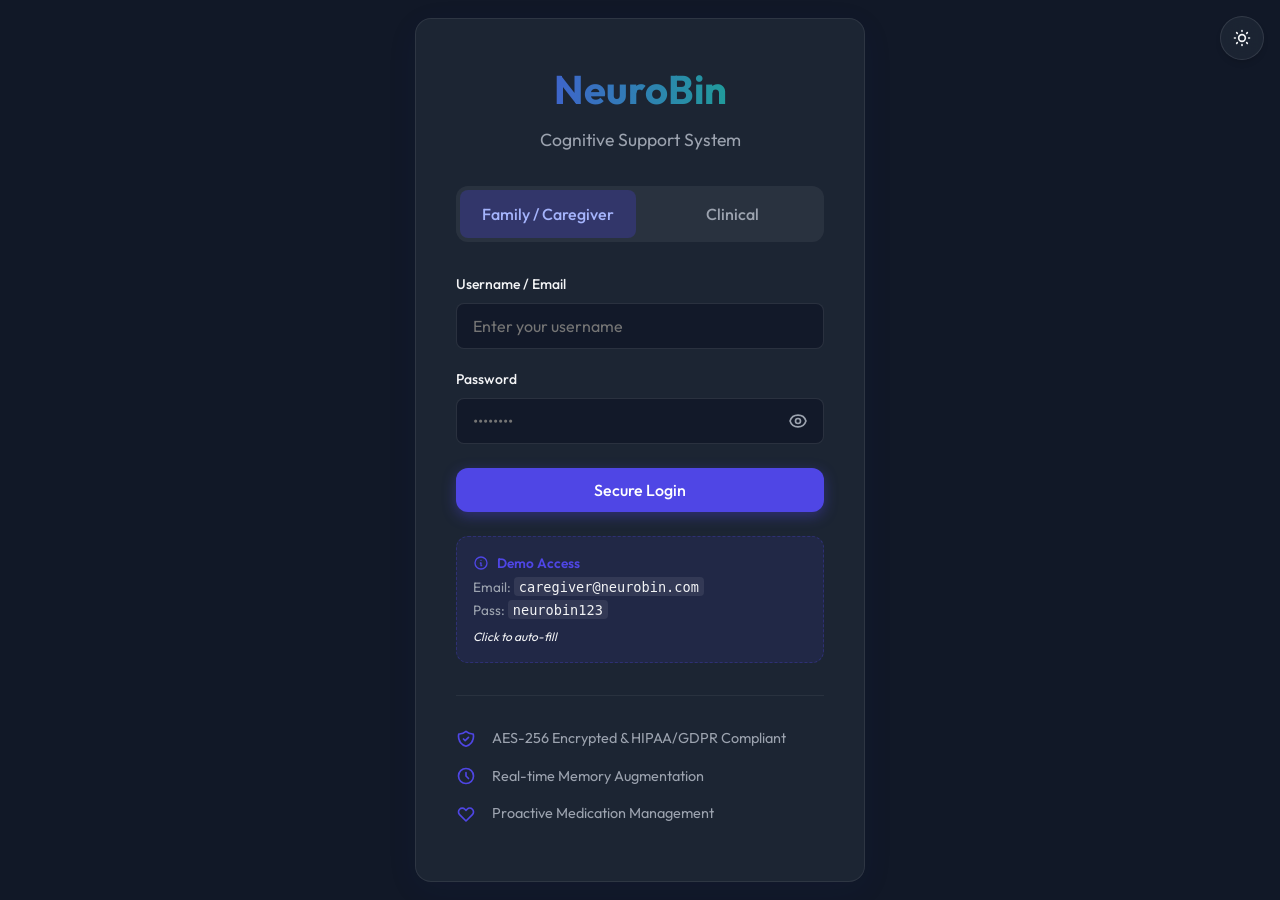
<file: Frontend/patients.html>
<!DOCTYPE html>
<html lang="en">
<head>
    <meta charset="UTF-8">
    <meta name="viewport" content="width=device-width, initial-scale=1.0">
    <title>Patients | NeuroBin</title>
    <link rel="stylesheet" href="theme.css">
    <style>
        .layout { display: flex; min-height: 100vh; }
        .sidebar { width: 280px; background: rgba(255, 255, 255, 0.85); backdrop-filter: blur(10px); border-right: 1px solid var(--surface-border); padding: 2rem 1rem; display: flex; flex-direction: column; position: sticky; top: 0; height: 100vh; }
        .sidebar-logo { font-size: 1.75rem; margin-bottom: 2.5rem; text-align: center; }
        .nav-menu { display: flex; flex-direction: column; gap: 0.5rem; flex: 1; }
        .menu-item { display: flex; align-items: center; gap: 1rem; padding: 1rem; border-radius: var(--radius-md); color: var(--text-muted); text-decoration: none; font-weight: 500; transition: var(--transition); }
        .menu-item:hover, .menu-item.active { background: rgba(79, 70, 229, 0.1); color: var(--primary); }
        .menu-item svg { width: 24px; height: 24px; }
        .logout-btn { margin-top: auto; color: var(--danger); }
        .main-content { flex: 1; padding: 2.5rem; overflow-y: auto; }
        .header { display: flex; justify-content: space-between; align-items: center; margin-bottom: 2rem; }
        
        .patient-grid { display: grid; grid-template-columns: repeat(auto-fill, minmax(300px, 1fr)); gap: 1.5rem; }
        .patient-card { cursor: pointer; }
        .patient-card .avatar { width: 50px; height: 50px; border-radius: 50%; background: linear-gradient(135deg, var(--secondary), var(--primary)); display: flex; align-items: center; justify-content: center; color: white; font-weight: bold; font-size: 1.25rem; }
    </style>
</head>
<body>

<!-- Theme Toggle Button -->
<button id="themeToggleBtn" style="position: absolute; top: 1rem; right: 1rem; background: var(--surface); border: 1px solid var(--surface-border); border-radius: 50%; width: 40px; height: 40px; display: flex; align-items: center; justify-content: center; cursor: pointer; color: var(--text-main); backdrop-filter: blur(8px); z-index: 1000; box-shadow: var(--shadow-sm);">
    <svg id="themeIcon" fill="none" viewBox="0 0 24 24" stroke="currentColor" style="width: 20px; height: 20px;">
    </svg>
</button>

<div class="layout">
    <!-- Sidebar -->
    <aside class="sidebar">
        <div class="sidebar-logo"><span class="logo">NeuroBin</span></div>
        <nav class="nav-menu">
            <a href="dashboard.html" class="menu-item">
                <svg fill="none" viewBox="0 0 24 24" stroke="currentColor"><path stroke-linecap="round" stroke-linejoin="round" stroke-width="2" d="M3 12l2-2m0 0l7-7 7 7M5 10v10a1 1 0 001 1h3m10-11l2 2m-2-2v10a1 1 0 01-1 1h-3m-6 0a1 1 0 001-1v-4a1 1 0 011-1h2a1 1 0 011 1v4a1 1 0 001 1m-6 0h6"/></svg> Dashboard
            </a>
            <a href="patients.html" class="menu-item active">
                <svg fill="none" viewBox="0 0 24 24" stroke="currentColor"><path stroke-linecap="round" stroke-linejoin="round" stroke-width="2" d="M17 20h5v-2a3 3 0 00-5.356-1.857M17 20H7m10 0v-2c0-.656-.126-1.283-.356-1.857M7 20H2v-2a3 3 0 015.356-1.857M7 20v-2c0-.656.126-1.283.356-1.857m0 0a5.002 5.002 0 019.288 0M15 7a3 3 0 11-6 0 3 3 0 016 0zm6 3a2 2 0 11-4 0 2 2 0 014 0zM7 10a2 2 0 11-4 0 2 2 0 014 0z"/></svg> Patients
            </a>
            <a href="memory.html" class="menu-item" style="display:none;">
                <svg fill="none" viewBox="0 0 24 24" stroke="currentColor"><path stroke-linecap="round" stroke-linejoin="round" stroke-width="2" d="M12 6.253v13m0-13C10.832 5.477 9.246 5 7.5 5S4.168 5.477 3 6.253v13C4.168 18.477 5.754 18 7.5 18s3.332.477 4.5 1.253m0-13C13.168 5.477 14.754 5 16.5 5c1.747 0 3.332.477 4.5 1.253v13C19.832 18.477 18.247 18 16.5 18c-1.746 0-3.332.477-4.5 1.253"/></svg> Memory
            </a>
            <a href="medications.html" class="menu-item">
                <svg fill="none" viewBox="0 0 24 24" stroke="currentColor"><path stroke-linecap="round" stroke-linejoin="round" stroke-width="2" d="M19.428 15.428a2 2 0 00-1.022-.547l-2.387-.477a6 6 0 00-3.86.517l-.318.158a6 6 0 01-3.86.517L6.05 15.21a2 2 0 00-1.806.547M8 4h8l-1 1v5.172a2 2 0 00.586 1.414l5 5c1.26 1.26.367 3.414-1.415 3.414H4.828c-1.782 0-2.674-2.154-1.414-3.414l5-5A2 2 0 009 10.172V5L8 4z"/></svg> Medications
            </a>
            <a href="emotions.html" class="menu-item">
                <svg fill="none" viewBox="0 0 24 24" stroke="currentColor"><path stroke-linecap="round" stroke-linejoin="round" stroke-width="2" d="M14.828 14.828a4 4 0 01-5.656 0M9 10h.01M15 10h.01M21 12a9 9 0 11-18 0 9 9 0 0118 0z" /></svg> Emotions
            </a>
            <a href="locations.html" class="menu-item">
                <svg fill="none" viewBox="0 0 24 24" stroke="currentColor"><path stroke-linecap="round" stroke-linejoin="round" stroke-width="2" d="M17.657 16.657L13.414 20.9a1.998 1.998 0 01-2.827 0l-4.244-4.243a8 8 0 1111.314 0z"/><path stroke-linecap="round" stroke-linejoin="round" stroke-width="2" d="M15 11a3 3 0 11-6 0 3 3 0 016 0z"/></svg> Locations
            </a>
            <a href="meetings.html" class="menu-item">
                <svg fill="none" viewBox="0 0 24 24" stroke="currentColor"><path stroke-linecap="round" stroke-linejoin="round" stroke-width="2" d="M8 7V3m8 4V3m-9 8h10M5 21h14a2 2 0 002-2V7a2 2 0 00-2-2H5a2 2 0 00-2 2v12a2 2 0 002 2z"/></svg> Meetings
            </a>
            <a href="emergency.html" class="menu-item">
                <svg fill="none" viewBox="0 0 24 24" stroke="currentColor"><path stroke-linecap="round" stroke-linejoin="round" stroke-width="2" d="M18.364 5.636l-3.536 3.536m0 5.656l3.536 3.536M9.172 9.172L5.636 5.636m3.536 9.192l-3.536 3.536M21 12a9 9 0 11-18 0 9 9 0 0118 0zm-5 0a4 4 0 11-8 0 4 4 0 018 0z"/></svg> Emergency
            </a>
            <a href="#" class="menu-item logout-btn" id="logoutBtn">
                <svg fill="none" viewBox="0 0 24 24" stroke="currentColor"><path stroke-linecap="round" stroke-linejoin="round" stroke-width="2" d="M17 16l4-4m0 0l-4-4m4 4H7m6 4v1a3 3 0 01-3 3H6a3 3 0 01-3-3V7a3 3 0 013-3h4a3 3 0 013 3v1"/></svg>
                Logout
            </a>
        </nav>
    </aside>

    <main class="main-content">
        <div class="header fade-in">
            <div>
                <h1>Patient Management</h1>
                <p id="currDate">Loading date...</p>
            </div>
            <div style="display: flex; align-items: center; gap: 2rem;">
                <button class="btn btn-primary" onclick="openModal('addPatientModal')">+ Add Patient</button>
                <div class="user-profile" style="display: flex; align-items: center; gap: 1rem; border-left: 1px solid #ddd; padding-left: 1.5rem;">
                    <div class="avatar" id="userInitial" style="width: 40px; height: 40px; border-radius: 50%; background: var(--primary); color: white; display: flex; align-items: center; justify-content: center; font-weight: bold;">U</div>
                    <div>
                        <div style="font-weight: 600; font-size: 0.9rem;" id="userName">User</div>
                        <div style="font-size: 0.75rem; color: var(--text-muted);" id="userRole">Role</div>
                    </div>
                </div>
            </div>
        </div>

        <div class="patient-grid fade-in" id="patientsGrid" style="animation-delay: 0.1s;">
            <p class="text-muted">Loading patients...</p>
        </div>
    </main>
</div>

<!-- Modal: Add Patient -->
<div class="modal-overlay" id="addPatientModal">
    <div class="glass-card modal-content" style="background: rgba(255,255,255,0.95); padding: 2rem;">
        <div class="modal-header">
            <h2 style="margin:0;">Add New Patient</h2>
            <button class="modal-close" onclick="closeModal('addPatientModal')">&times;</button>
        </div>
        <form id="addPatientForm">
            <!-- Full RegisterPatient schema -->
            <div class="grid" style="grid-template-columns: 1fr 1fr;">
                <div class="form-group">
                    <label class="form-label">Username</label>
                    <input type="text" id="pUsername" class="form-input" required>
                </div>
                <div class="form-group">
                    <label class="form-label">Email</label>
                    <input type="email" id="pEmail" class="form-input" required>
                </div>
                <div class="form-group">
                    <label class="form-label">Password</label>
                    <input type="password" id="pPassword" class="form-input" required>
                </div>
                <div class="form-group">
                    <label class="form-label">Full Name</label>
                    <input type="text" id="pName" class="form-input" required>
                </div>
                <div class="form-group">
                    <label class="form-label">Age</label>
                    <input type="number" id="pAge" class="form-input" required>
                </div>
                <div class="form-group">
                    <label class="form-label">Phone</label>
                    <input type="text" id="pPhone" class="form-input" required>
                </div>
            </div>
            <div class="form-group">
                <label class="form-label">Address</label>
                <input type="text" id="pAddress" class="form-input" required>
            </div>
            <div class="form-group mb-6">
                <label class="form-label">Medical History</label>
                <textarea id="pHistory" class="form-textarea" rows="3"></textarea>
            </div>
            <button type="submit" class="btn btn-primary btn-block">Register Patient</button>
        </form>
    </div>
</div>

<!-- Modal: Patient Detail / Update -->
<div class="modal-overlay" id="patientDetailModal">
    <div class="glass-card modal-content" style="background: rgba(255,255,255,0.95); padding: 2rem; max-width: 600px;">
        <div class="modal-header">
            <h2 style="margin:0;" id="detailName">Patient Details</h2>
            <button class="modal-close" onclick="closeModal('patientDetailModal')">&times;</button>
        </div>
        <!-- Tabs for Update -->
        <div style="display:flex; gap:1rem; margin-bottom: 1.5rem; border-bottom:1px solid #ddd; padding-bottom: 0.5rem;" id="detailTabs">
            <a href="#" class="tab-link active" onclick="switchDetailTab('info')">Basic Info</a>
            <a href="#" class="tab-link" onclick="switchDetailTab('history')">Medical History</a>
            <a href="#" class="tab-link" onclick="switchDetailTab('team')">Care Team Links</a>
        </div>

        <form id="updatePatientForm">
            <input type="hidden" id="editPatientId">
            <div id="tab-info" class="detail-tab">
                <div class="grid" style="grid-template-columns: 1fr 1fr;">
                    <div class="form-group"><label class="form-label">Name</label><input type="text" id="epName" class="form-input"></div>
                    <div class="form-group"><label class="form-label">Age</label><input type="number" id="epAge" class="form-input"></div>
                    <div class="form-group"><label class="form-label">Phone</label><input type="text" id="epPhone" class="form-input"></div>
                    <div class="form-group"><label class="form-label">Address</label><input type="text" id="epAddress" class="form-input"></div>
                </div>
            </div>
            <div id="tab-history" class="detail-tab" style="display:none;">
                <div class="form-group">
                    <label class="form-label">Medical History</label>
                    <textarea id="epHistory" class="form-textarea" rows="6"></textarea>
                </div>
            </div>
            <div id="tab-team" class="detail-tab" style="display:none;">
                <p>Assign Caretakers & Doctors to this patient.</p>
                <div class="grid" style="grid-template-columns: 1fr 1fr; margin-top:1rem;">
                    <div>
                        <label class="form-label">Select Caretaker</label>
                        <select id="linkCaretakerId" class="form-select mb-2"></select>
                        <button type="button" class="btn btn-secondary btn-block" onclick="linkCaretaker()">Link Caretaker</button>
                    </div>
                    <div>
                        <label class="form-label">Select Doctor</label>
                        <select id="linkDoctorId" class="form-select mb-2"></select>
                        <button type="button" class="btn btn-secondary btn-block" onclick="linkDoctor()">Link Doctor</button>
                    </div>
                </div>
                <div style="margin-top: 2rem;">
                    <h4>Current Links (IDs)</h4>
                    <p class="text-muted" style="font-size: 0.85rem;">Care network linkages applied successfully will appear in backend database.</p>
                </div>
            </div>

            <div class="mt-6" id="updateActions">
                <button type="submit" class="btn btn-primary btn-block">Save Updates</button>
            </div>
        </form>
    </div>
</div>

<!-- Modal: Delete Confirmation -->
<div class="modal-overlay" id="deleteConfirmModal">
    <div class="glass-card modal-content" style="background: rgba(255,255,255,0.95); padding: 2.5rem; max-width: 400px; text-align: center; border-radius: var(--radius-lg);">
        <div style="background: rgba(239, 68, 68, 0.1); width: 60px; height: 60px; border-radius: 50%; display: flex; align-items: center; justify-content: center; margin: 0 auto 1.5rem; color: var(--danger);">
            <svg style="width:30px;height:30px" fill="none" viewBox="0 0 24 24" stroke="currentColor"><path stroke-linecap="round" stroke-linejoin="round" stroke-width="2" d="M12 9v2m0 4h.01m-6.938 4h13.856c1.54 0 2.502-1.667 1.732-3L13.732 4c-.77-1.333-2.694-1.333-3.464 0L3.34 16c-.77 1.333.192 3 1.732 3z"/></svg>
        </div>
        <h2 style="margin-bottom: 0.5rem;">Confirm Deletion</h2>
        <p class="text-muted" style="margin-bottom: 2rem;">Are you sure you want to delete this patient account? This action is irreversible.</p>
        <div style="display:flex; gap:1rem;">
            <button class="btn btn-secondary" onclick="closeModal('deleteConfirmModal')" style="flex:1;">Cancel</button>
            <button class="btn btn-danger" id="confirmDeleteBtn" style="flex:1;">Delete Now</button>
        </div>
    </div>
</div>

<style>
    .tab-link { color: var(--text-muted); text-decoration: none; font-weight: 500; }
    .tab-link.active { color: var(--primary); border-bottom: 2px solid var(--primary); }
</style>

<script src="theme.js"></script>
<script src="api.js"></script>
<script src="patients.js"></script>
</body>
</html>
</file>
<file: Frontend/theme.css>
/* Modern, Premium, Glassmorphic Theme */
@import url('https://fonts.googleapis.com/css2?family=Outfit:wght@300;400;500;600;700&display=swap');

:root {
  --primary: #4F46E5;
  --primary-hover: #4338CA;
  --secondary: #10B981;
  --background: #F3F4F6;
  --surface: rgba(255, 255, 255, 0.7);
  --surface-border: rgba(255, 255, 255, 0.5);
  --text-main: #111827;
  --text-muted: #6B7280;
  --danger: #EF4444;
  --warning: #F59E0B;
  --success: #10B981;
  --radius-lg: 16px;
  --radius-md: 12px;
  --radius-sm: 8px;
  --shadow-sm: 0 1px 2px 0 rgba(0, 0, 0, 0.05);
  --shadow-md: 0 4px 6px -1px rgba(0, 0, 0, 0.1), 0 2px 4px -1px rgba(0, 0, 0, 0.06);
  --shadow-glass: 0 8px 32px 0 rgba(31, 38, 135, 0.07);
  --transition: all 0.3s cubic-bezier(0.4, 0, 0.2, 1);
}

body.dark-theme {
  --background: #111827;
  --surface: rgba(31, 41, 55, 0.75);
  --surface-border: rgba(255, 255, 255, 0.1);
  --text-main: #F3F4F6;
  --text-muted: #9CA3AF;
}

* {
  margin: 0;
  padding: 0;
  box-sizing: border-box;
}

body {
  font-family: 'Outfit', sans-serif;
  background: var(--background);
  color: var(--text-main);
  line-height: 1.5;
  min-height: 100vh;
  transition: background-color 0.4s ease, color 0.4s ease;
}

body:not(.dark-theme) {
  /* Soft abstract gradient background */
  background: linear-gradient(135deg, #fdfbfb 0%, #ebedee 100%);
  background-attachment: fixed;
}

/* Add a subtle decorative background blob */
body::before {
  content: '';
  position: fixed;
  top: -10%;
  left: -10%;
  width: 50vw;
  height: 50vw;
  background: radial-gradient(circle, rgba(79,70,229,0.1) 0%, rgba(255,255,255,0) 70%);
  z-index: -1;
  border-radius: 50%;
  animation: float 15s ease-in-out infinite alternate;
}

body::after {
  content: '';
  position: fixed;
  bottom: -10%;
  right: -10%;
  width: 40vw;
  height: 40vw;
  background: radial-gradient(circle, rgba(16,185,129,0.1) 0%, rgba(255,255,255,0) 70%);
  z-index: -1;
  border-radius: 50%;
  animation: float 20s ease-in-out infinite alternate-reverse;
}

@keyframes float {
  0% { transform: translate(0, 0) scale(1); }
  100% { transform: translate(30px, 50px) scale(1.1); }
}

/* Glassmorphism Classes */
.glass-panel {
  background: var(--surface);
  backdrop-filter: blur(16px);
  -webkit-backdrop-filter: blur(16px);
  border: 1px solid var(--surface-border);
  border-radius: var(--radius-lg);
  box-shadow: var(--shadow-glass);
}

.glass-card {
  background: rgba(255, 255, 255, 0.65);
  backdrop-filter: blur(8px);
  border: 1px solid rgba(255, 255, 255, 0.4);
  border-radius: var(--radius-md);
  padding: 1.5rem;
  box-shadow: var(--shadow-md);
  transition: var(--transition);
}

body.dark-theme .glass-card {
  background: rgba(31, 41, 55, 0.65);
  border: 1px solid rgba(255, 255, 255, 0.1);
}

.glass-card:hover {
  transform: translateY(-2px);
  box-shadow: 0 10px 40px -10px rgba(0,0,0,0.1);
}

body.dark-theme .glass-card:hover {
  box-shadow: 0 10px 40px -10px rgba(0,0,0,0.4);
}

/* Typography */
h1, h2, h3, h4, h5, h6 {
  font-weight: 600;
  color: var(--text-main);
  margin-bottom: 0.5rem;
}

p {
  color: var(--text-muted);
  margin-bottom: 1rem;
}

/* Layout Details */
.container {
  max-width: 1200px;
  margin: 0 auto;
  padding: 2rem;
}

.grid {
  display: grid;
  gap: 1.5rem;
}

/* Forms */
.form-group {
  margin-bottom: 1.25rem;
}

.form-label {
  display: block;
  font-size: 0.875rem;
  font-weight: 500;
  margin-bottom: 0.5rem;
  color: var(--text-main);
}

.form-input, .form-select, .form-textarea {
  width: 100%;
  padding: 0.75rem 1rem;
  border: 1px solid rgba(0, 0, 0, 0.1);
  border-radius: var(--radius-sm);
  background: rgba(255, 255, 255, 0.8);
  font-family: inherit;
  font-size: 1rem;
  transition: var(--transition);
  color: var(--text-main);
}

body.dark-theme .form-input, body.dark-theme .form-select, body.dark-theme .form-textarea {
  background: rgba(17, 24, 39, 0.8);
  border-color: rgba(255, 255, 255, 0.1);
}

.form-input:focus, .form-select:focus, .form-textarea:focus {
  outline: none;
  border-color: var(--primary);
  box-shadow: 0 0 0 3px rgba(79, 70, 229, 0.2);
  background: #FFF;
}

body.dark-theme .form-input:focus, body.dark-theme .form-select:focus, body.dark-theme .form-textarea:focus {
  background: rgba(17, 24, 39, 1);
}

/* Buttons */
.btn {
  display: inline-flex;
  align-items: center;
  justify-content: center;
  padding: 0.75rem 1.5rem;
  font-size: 1rem;
  font-weight: 500;
  border-radius: var(--radius-md);
  border: none;
  cursor: pointer;
  transition: var(--transition);
  font-family: inherit;
  gap: 0.5rem;
}

.btn-primary {
  background: var(--primary);
  color: white;
  box-shadow: 0 4px 14px 0 rgba(79, 70, 229, 0.39);
}

.btn-primary:hover {
  background: var(--primary-hover);
  transform: translateY(-1px);
  box-shadow: 0 6px 20px rgba(79, 70, 229, 0.4);
}

.btn-secondary {
  background: rgba(255, 255, 255, 0.9);
  color: var(--text-main);
  border: 1px solid rgba(0, 0, 0, 0.05);
}

body.dark-theme .btn-secondary {
  background: rgba(31, 41, 55, 0.9);
  border: 1px solid rgba(255, 255, 255, 0.1);
}

.btn-secondary:hover {
  background: #FFF;
  transform: translateY(-1px);
  box-shadow: var(--shadow-md);
}

body.dark-theme .btn-secondary:hover {
  background: rgba(55, 65, 81, 1);
}

.btn-danger {
  background: var(--danger);
  color: white;
  box-shadow: 0 4px 14px 0 rgba(239, 68, 68, 0.39);
}

.btn-danger:hover {
  background: #DC2626;
  transform: translateY(-1px);
}

.btn-block {
  width: 100%;
}

/* Nav */
.navbar {
  display: flex;
  justify-content: space-between;
  align-items: center;
  padding: 1rem 2rem;
  margin-bottom: 2rem;
  position: sticky;
  top: 1rem;
  z-index: 100;
  width: calc(100% - 2rem);
  margin-left: 1rem;
}

.nav-links {
  display: flex;
  gap: 1.5rem;
  align-items: center;
}

.nav-link {
  color: var(--text-muted);
  text-decoration: none;
  font-weight: 500;
  transition: var(--transition);
}

.nav-link:hover, .nav-link.active {
  color: var(--primary);
}

.logo {
  font-size: 1.5rem;
  font-weight: 700;
  background: linear-gradient(to right, var(--primary), var(--secondary));
  background-clip: text;
  -webkit-background-clip: text;
  -webkit-text-fill-color: transparent;
  text-decoration: none;
}

/* Badges */
.badge {
  display: inline-block;
  padding: 0.25rem 0.75rem;
  border-radius: 9999px;
  font-size: 0.75rem;
  font-weight: 600;
  text-transform: uppercase;
  letter-spacing: 0.05em;
}

.badge-success { background: rgba(16, 185, 129, 0.1); color: var(--success); }
.badge-warning { background: rgba(245, 158, 11, 0.1); color: var(--warning); }
.badge-danger { background: rgba(239, 68, 68, 0.1); color: var(--danger); }
.badge-primary { background: rgba(79, 70, 229, 0.1); color: var(--primary); }

/* Utility */
.text-center { text-align: center; }
.mt-1 { margin-top: 0.25rem; }
.mt-2 { margin-top: 0.5rem; }
.mt-4 { margin-top: 1rem; }
.mt-6 { margin-top: 1.5rem; }
.mt-8 { margin-top: 2rem; }
.mb-2 { margin-bottom: 0.5rem; }
.mb-4 { margin-bottom: 1rem; }
.mb-6 { margin-bottom: 1.5rem; }

.flex { display: flex; }
.justify-between { justify-content: space-between; }
.align-center { align-items: center; }
.gap-2 { gap: 0.5rem; }
.gap-4 { gap: 1rem; }

/* Modal */
.modal-overlay {
  position: fixed;
  top: 0; left: 0; right: 0; bottom: 0;
  background: rgba(0, 0, 0, 0.3);
  backdrop-filter: blur(4px);
  display: flex;
  align-items: center;
  justify-content: center;
  opacity: 0;
  pointer-events: none;
  transition: var(--transition);
  z-index: 1000;
}

.modal-overlay.active {
  opacity: 1;
  pointer-events: auto;
}

.modal-content {
  width: 100%;
  max-width: 500px;
  transform: scale(0.95) translateY(20px);
  transition: var(--transition);
  max-height: 90vh;
  overflow-y: auto;
}

.modal-overlay.active .modal-content {
  transform: scale(1) translateY(0);
}

.modal-header {
  display: flex;
  justify-content: space-between;
  align-items: center;
  margin-bottom: 1.5rem;
}

.modal-close {
  background: none;
  border: none;
  font-size: 1.5rem;
  color: var(--text-muted);
  cursor: pointer;
  transition: var(--transition);
}

.modal-close:hover {
  color: var(--danger);
  transform: rotate(90deg);
}

/* Alerts / Notifications */
#notifications {
  position: fixed;
  bottom: 2rem;
  right: 2rem;
  display: flex;
  flex-direction: column;
  gap: 1rem;
  z-index: 2000;
}

.toast {
  padding: 1rem 1.5rem;
  border-radius: var(--radius-md);
  background: white;
  box-shadow: var(--shadow-md);
  border-left: 4px solid var(--primary);
  animation: slideIn 0.3s cubic-bezier(0.4, 0, 0.2, 1);
  display: flex;
  align-items: center;
  gap: 1rem;
}

.toast.error { border-color: var(--danger); }
.toast.success { border-color: var(--success); }

@keyframes slideIn {
  from { transform: translateX(100%); opacity: 0; }
  to { transform: translateX(0); opacity: 1; }
}

@keyframes fadeOut {
  from { opacity: 1; transform: scale(1); }
  to { opacity: 0; transform: scale(0.9); }
}

/* Animations */
.fade-in { animation: fadeIn 0.5s ease-out forwards; }
@keyframes fadeIn {
  from { opacity: 0; transform: translateY(10px); }
  to { opacity: 1; transform: translateY(0); }
}

/* ============================================================
   DARK THEME — Comprehensive Overrides (use !important to beat
   page-level <style> blocks that hardcode light colors)
   ============================================================ */

/* Dark theme also on html for early paint */
html.dark-theme {
  background: #111827 !important;
}

body.dark-theme {
  background: #111827 !important;
  color: #F3F4F6 !important;
}

/* Kill the light-mode gradient explicitly */
body.dark-theme {
  background-image: none !important;
}

/* Dark background blobs */
body.dark-theme::before {
  background: radial-gradient(circle, rgba(79,70,229,0.15) 0%, rgba(0,0,0,0) 70%) !important;
}
body.dark-theme::after {
  background: radial-gradient(circle, rgba(16,185,129,0.1) 0%, rgba(0,0,0,0) 70%) !important;
}

/* Glass panel (login card, etc.) */
body.dark-theme .glass-panel {
  background: rgba(31, 41, 55, 0.85) !important;
  border-color: rgba(255, 255, 255, 0.08) !important;
}

/* Glass card */
body.dark-theme .glass-card {
  background: rgba(31, 41, 55, 0.7) !important;
  border-color: rgba(255, 255, 255, 0.1) !important;
}

/* Sidebar — force dark + independent scrolling */
body.dark-theme .sidebar,
body.dark-theme .admin-sidebar {
  background: rgba(17, 24, 39, 0.97) !important;
  border-right-color: rgba(255, 255, 255, 0.06) !important;
}

body.dark-theme .menu-item {
  color: #9CA3AF !important;
}
body.dark-theme .menu-item:hover,
body.dark-theme .menu-item.active {
  background: rgba(79, 70, 229, 0.2) !important;
  color: #A5B4FC !important;
}

/* Header / welcome bar area */
body.dark-theme .header h1 {
  color: #F3F4F6 !important;
}

/* Tables */
body.dark-theme th {
  color: #9CA3AF !important;
  border-bottom-color: rgba(255, 255, 255, 0.06) !important;
}
body.dark-theme td {
  color: #F3F4F6 !important;
  border-bottom-color: rgba(255, 255, 255, 0.06) !important;
}

/* Form inputs */
body.dark-theme .form-input,
body.dark-theme .form-select,
body.dark-theme .form-textarea {
  background: rgba(17, 24, 39, 0.8) !important;
  border-color: rgba(255, 255, 255, 0.1) !important;
  color: #F3F4F6 !important;
}
body.dark-theme .form-select option {
  background: #111827 !important;
  color: #F3F4F6 !important;
}
body.dark-theme .form-input:focus,
body.dark-theme .form-select:focus,
body.dark-theme .form-textarea:focus {
  background: rgba(17, 24, 39, 1) !important;
}

/* Button secondary */
body.dark-theme .btn-secondary {
  background: rgba(31, 41, 55, 0.9) !important;
  border-color: rgba(255, 255, 255, 0.1) !important;
  color: #F3F4F6 !important;
}
body.dark-theme .btn-secondary:hover {
  background: rgba(55, 65, 81, 1) !important;
}

/* Toast notifications */
body.dark-theme .toast {
  background: #1F2937 !important;
  color: #F3F4F6 !important;
  box-shadow: 0 4px 12px rgba(0,0,0,0.4) !important;
}

/* Modal overlay */
body.dark-theme .modal-overlay {
  background: rgba(0, 0, 0, 0.6) !important;
}
body.dark-theme .modal-content {
  background: #1F2937 !important;
}

/* Login page tabs */
body.dark-theme .tabs {
  background: rgba(255, 255, 255, 0.06) !important;
}
body.dark-theme .tab {
  color: #9CA3AF !important;
}
body.dark-theme .tab.active {
  background: rgba(79, 70, 229, 0.25) !important;
  color: #A5B4FC !important;
  box-shadow: none !important;
}

/* Demo credentials box */
body.dark-theme .demo-creds {
  background: rgba(79, 70, 229, 0.1) !important;
  border-color: rgba(79, 70, 229, 0.3) !important;
}
body.dark-theme .demo-creds:hover {
  background: rgba(79, 70, 229, 0.15) !important;
}
body.dark-theme .demo-creds code {
  background: rgba(255, 255, 255, 0.08) !important;
  color: #F3F4F6 !important;
}

/* Feature bullets on login */
body.dark-theme .feature-item {
  color: #9CA3AF !important;
}
body.dark-theme .feature-bullets {
  border-top-color: rgba(255, 255, 255, 0.06) !important;
}

/* Stat cards */
body.dark-theme .stat-card {
  background: rgba(31, 41, 55, 0.65) !important;
}
body.dark-theme .stat-info h3 {
  color: #9CA3AF !important;
}

/* General labels, paragraphs */
body.dark-theme p {
  color: #9CA3AF !important;
}
body.dark-theme h1, body.dark-theme h2,
body.dark-theme h3, body.dark-theme h4 {
  color: #F3F4F6 !important;
}

/* Admin user rows */
body.dark-theme .user-row {
  border-bottom-color: rgba(255, 255, 255, 0.06) !important;
}

/* Avatar text stays white */
body.dark-theme .avatar {
  color: white !important;
}

/* Password toggle */
body.dark-theme .password-toggle {
  color: #9CA3AF !important;
}
body.dark-theme .password-toggle:hover {
  color: var(--primary) !important;
}

/* Catch-all for inline border dividers */
body.dark-theme [style*="border-color: rgba(0,0,0,0.05)"] {
  border-color: rgba(255, 255, 255, 0.06) !important;
}

/* ============================================================
   SIDEBAR SCROLL FIX — Independent scrolling
   ============================================================ */
body {
  /* Prevent root level scroll if layout takes 100vh */
  overflow: hidden;
}

.sidebar, .admin-sidebar {
  overflow-y: auto;
  overflow-x: hidden;
  height: 100vh;
}

/* Prevent main content from scrolling when hovering over sidebar */
.layout {
  display: flex;
  height: 100vh;
  overflow: hidden;
}
.main-content {
  flex: 1;
  overflow-y: auto;
  height: 100vh;
}

/* For pages like login that don't have .layout */
body:has(.login-wrapper) {
  overflow-y: auto;
}

/* ============================================================
   CUSTOM SCROLLBARS — Premium thin scrollbar styling
   ============================================================ */

/* Firefox */
* {
  scrollbar-width: thin;
  scrollbar-color: rgba(156, 163, 175, 0.2) transparent;
}
body.dark-theme * {
  scrollbar-color: rgba(75, 85, 99, 0.3) transparent;
}

/* Webkit (Chrome, Safari, Edge) */
::-webkit-scrollbar {
  width: 6px;
  height: 6px;
}

::-webkit-scrollbar-track {
  background: transparent;
}

::-webkit-scrollbar-thumb {
  background: rgba(156, 163, 175, 0.2);
  border-radius: 10px;
  border: 2px solid transparent;
  background-clip: content-box;
}

/* Hover effect to reveal scrollbar */
*:hover::-webkit-scrollbar-thumb {
  background-color: rgba(156, 163, 175, 0.5);
}

/* Dark mode scrollbar */
body.dark-theme ::-webkit-scrollbar-thumb {
  background-color: rgba(156, 163, 175, 0.15);
}
body.dark-theme *:hover::-webkit-scrollbar-thumb {
  background-color: rgba(156, 163, 175, 0.4);
}

/* Sidebar scrollbar — completely hidden until hover */
.sidebar::-webkit-scrollbar,
.admin-sidebar::-webkit-scrollbar {
  width: 4px;
}
.sidebar::-webkit-scrollbar-thumb,
.admin-sidebar::-webkit-scrollbar-thumb {
  background-color: transparent;
}
.sidebar:hover::-webkit-scrollbar-thumb,
.admin-sidebar:hover::-webkit-scrollbar-thumb {
  background-color: rgba(156, 163, 175, 0.5);
}
body.dark-theme .sidebar:hover::-webkit-scrollbar-thumb,
body.dark-theme .admin-sidebar:hover::-webkit-scrollbar-thumb {
  background-color: rgba(156, 163, 175, 0.4);
}

/* Login page — hide scrollbar unless needed */
.login-wrapper {
  scrollbar-width: none;
}
.login-wrapper::-webkit-scrollbar {
  display: none;
}
</file>
